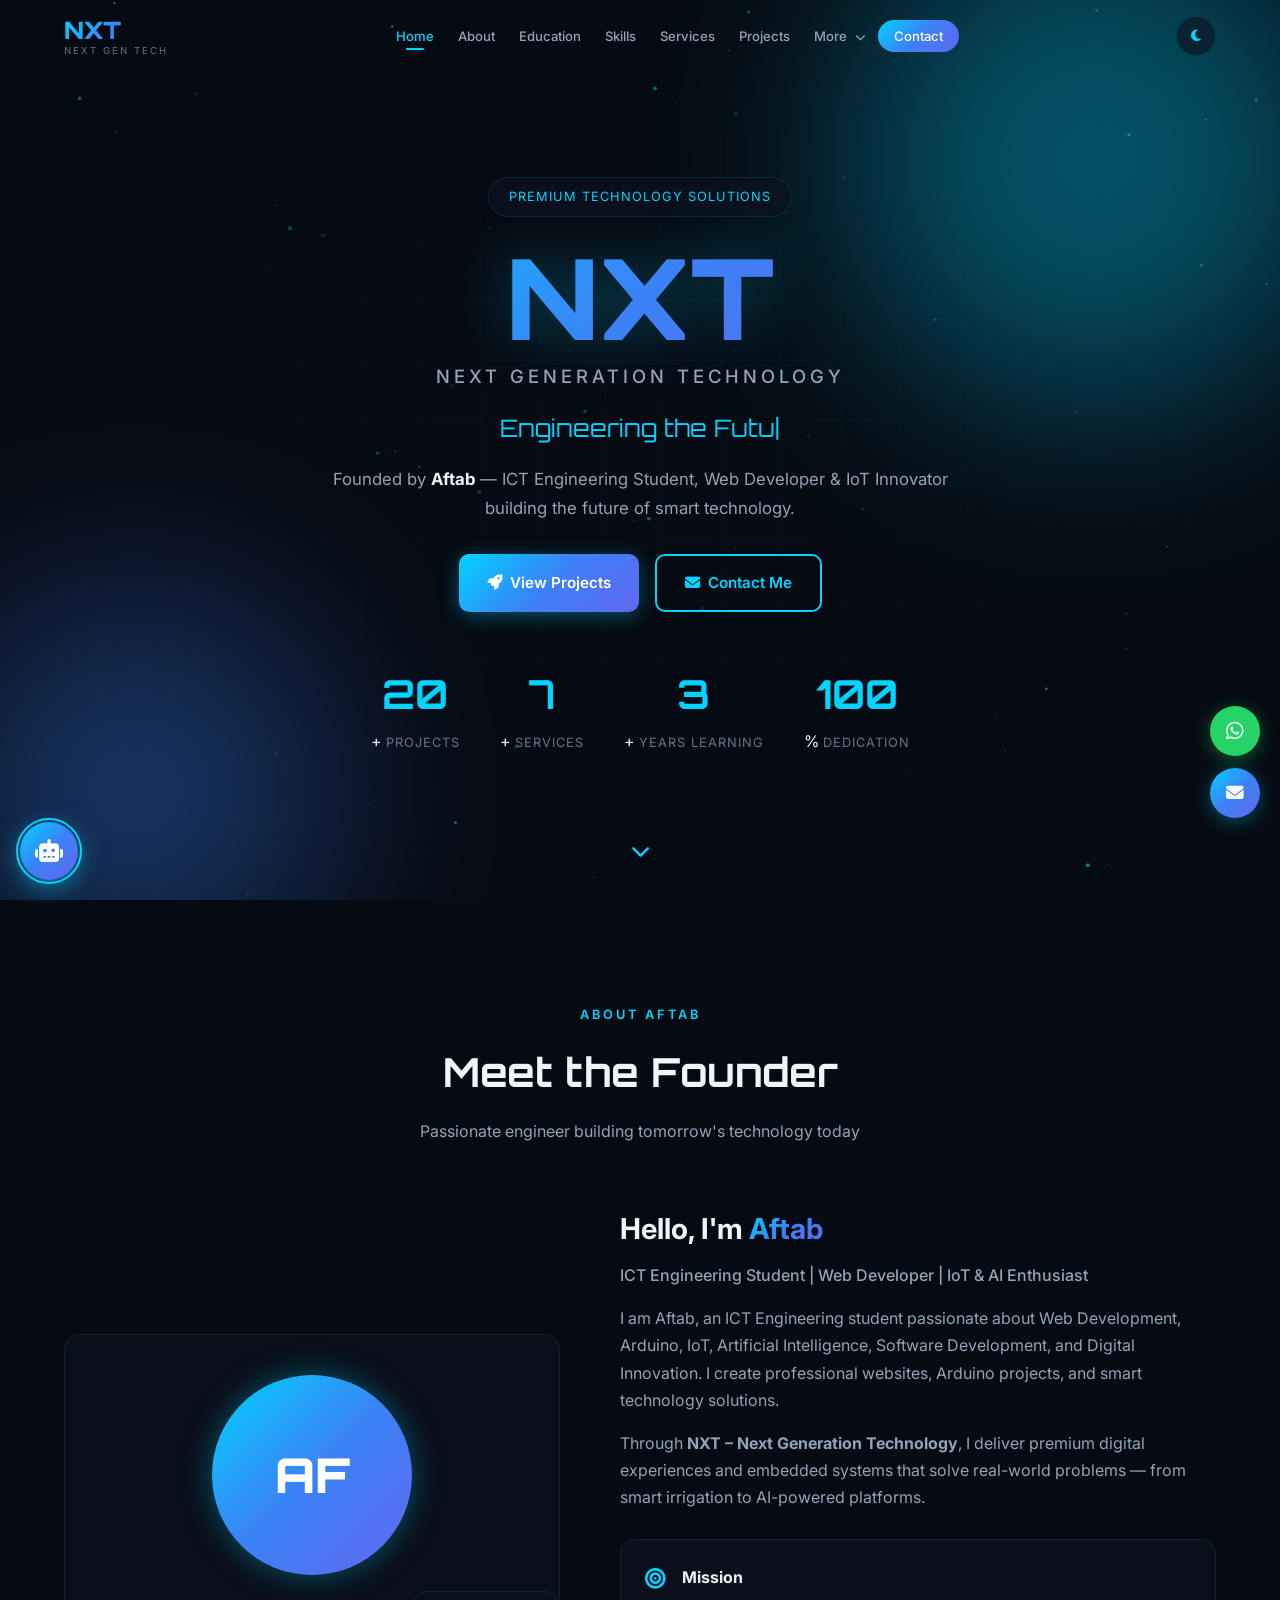
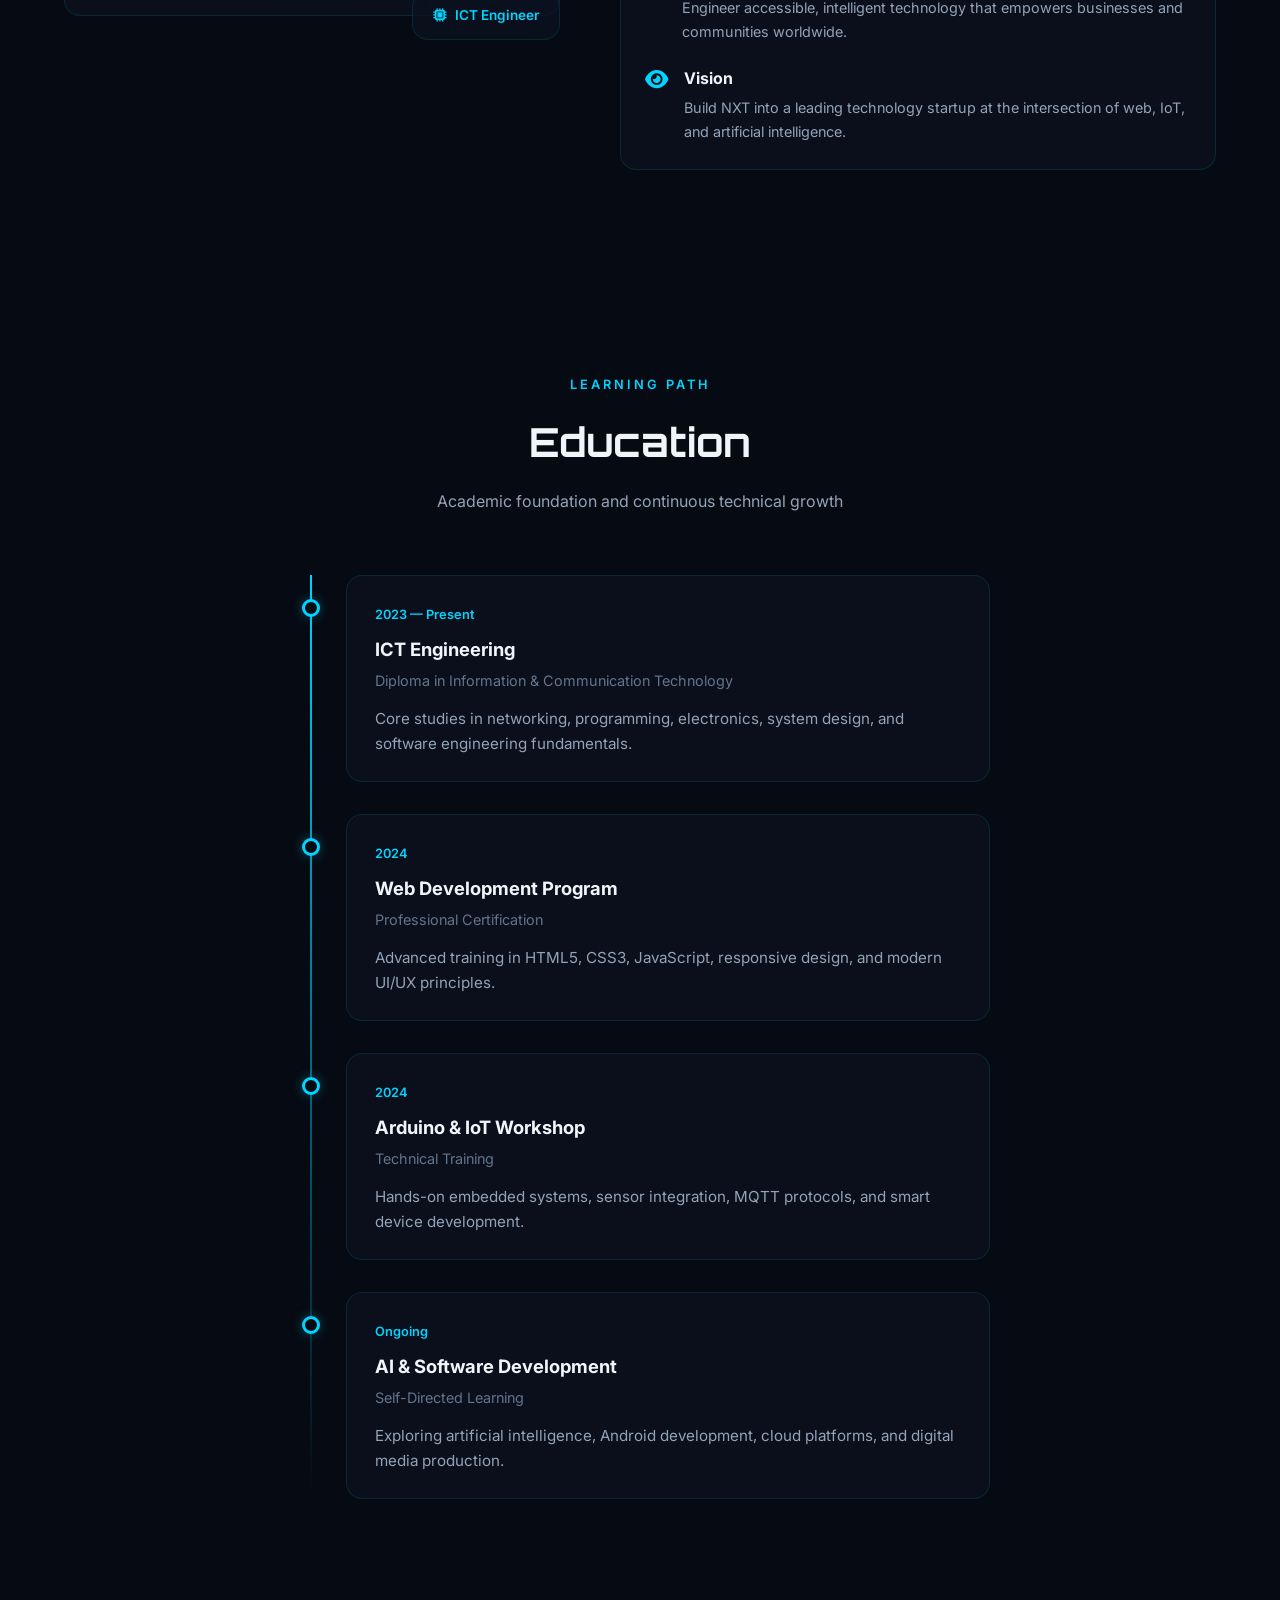
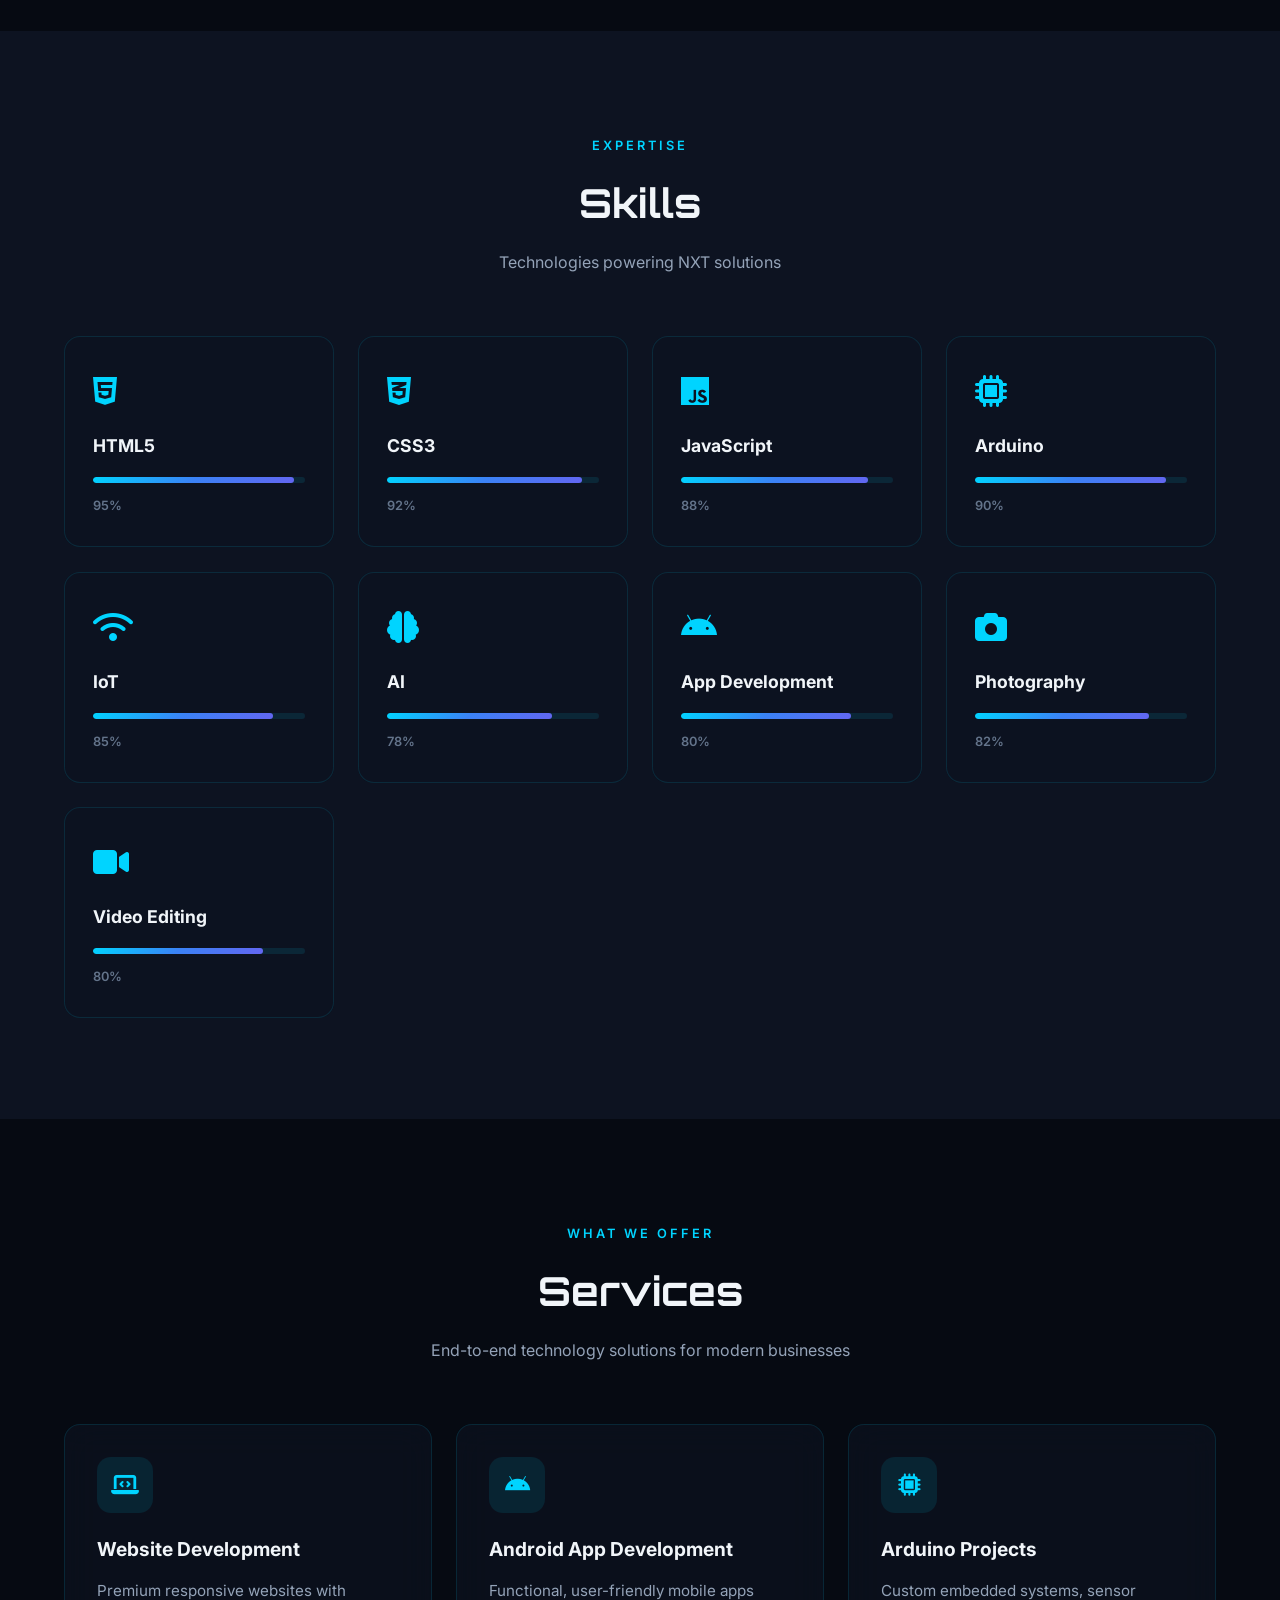
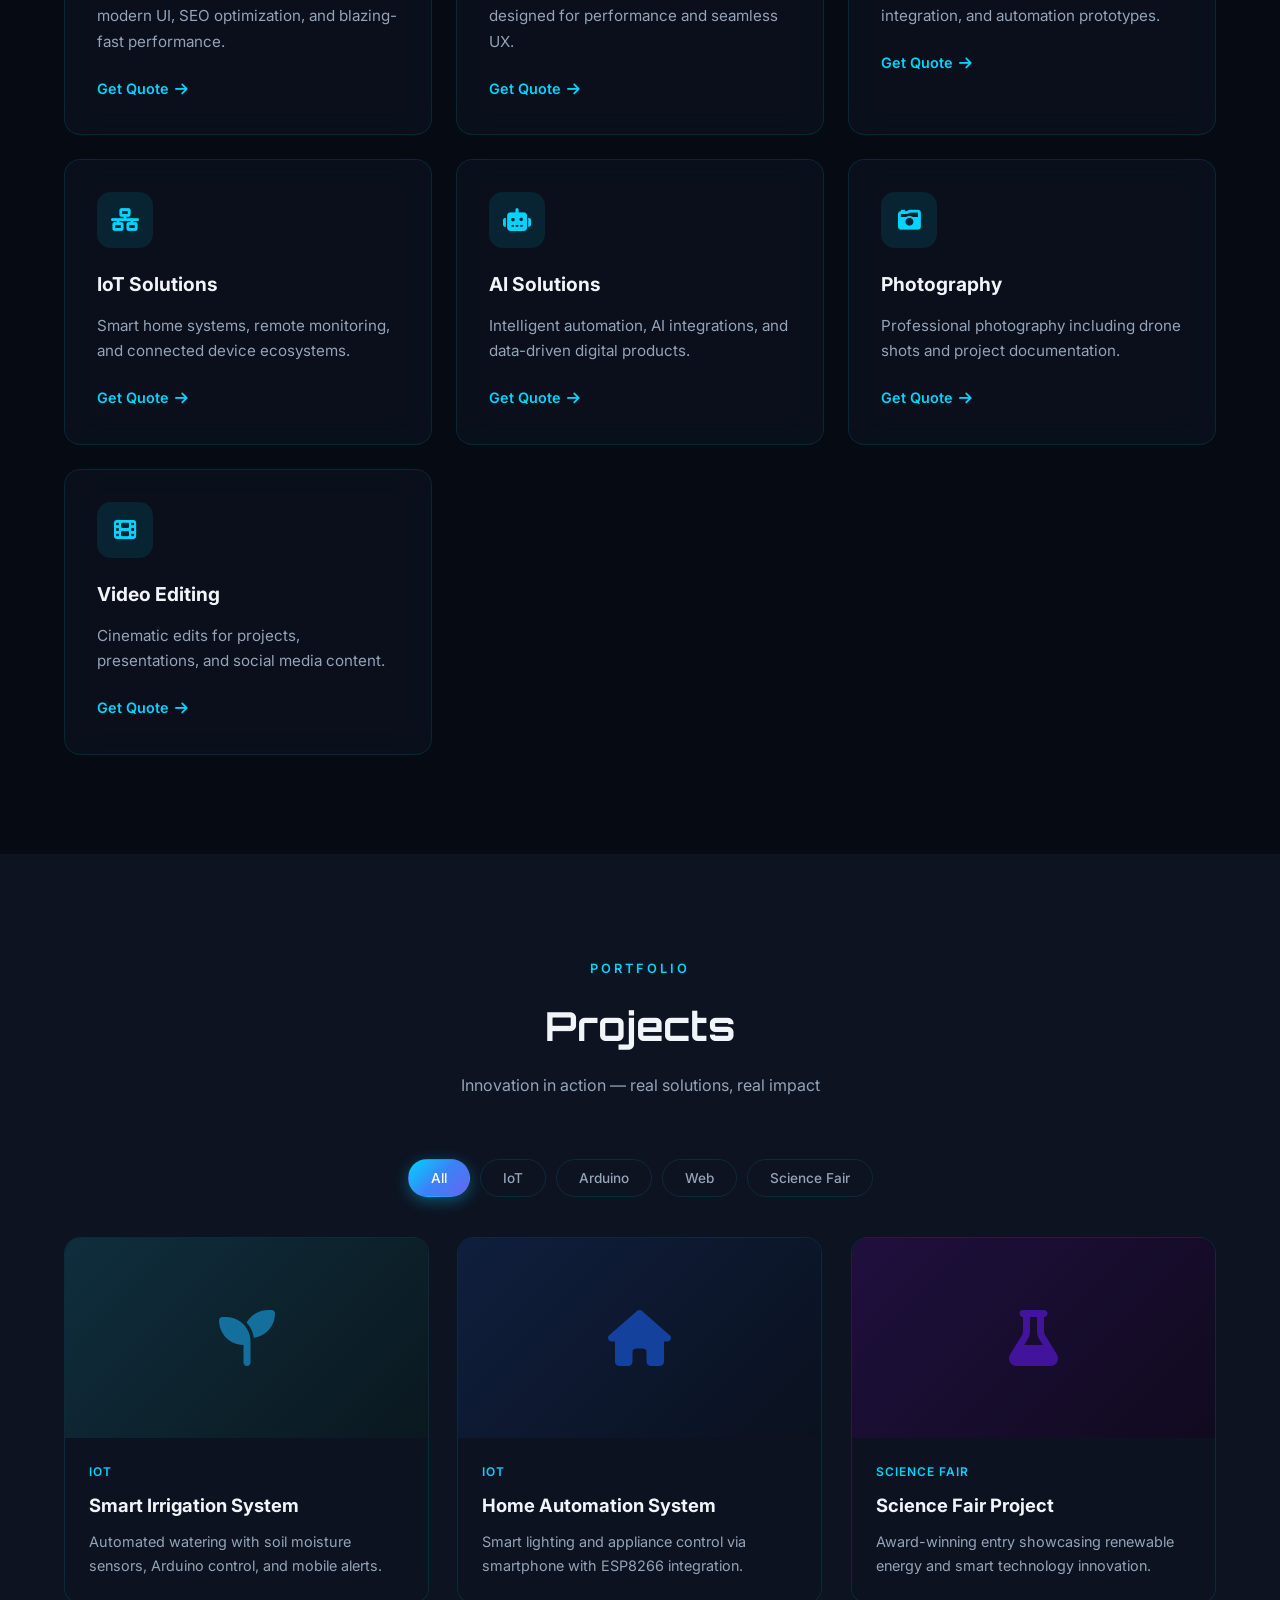
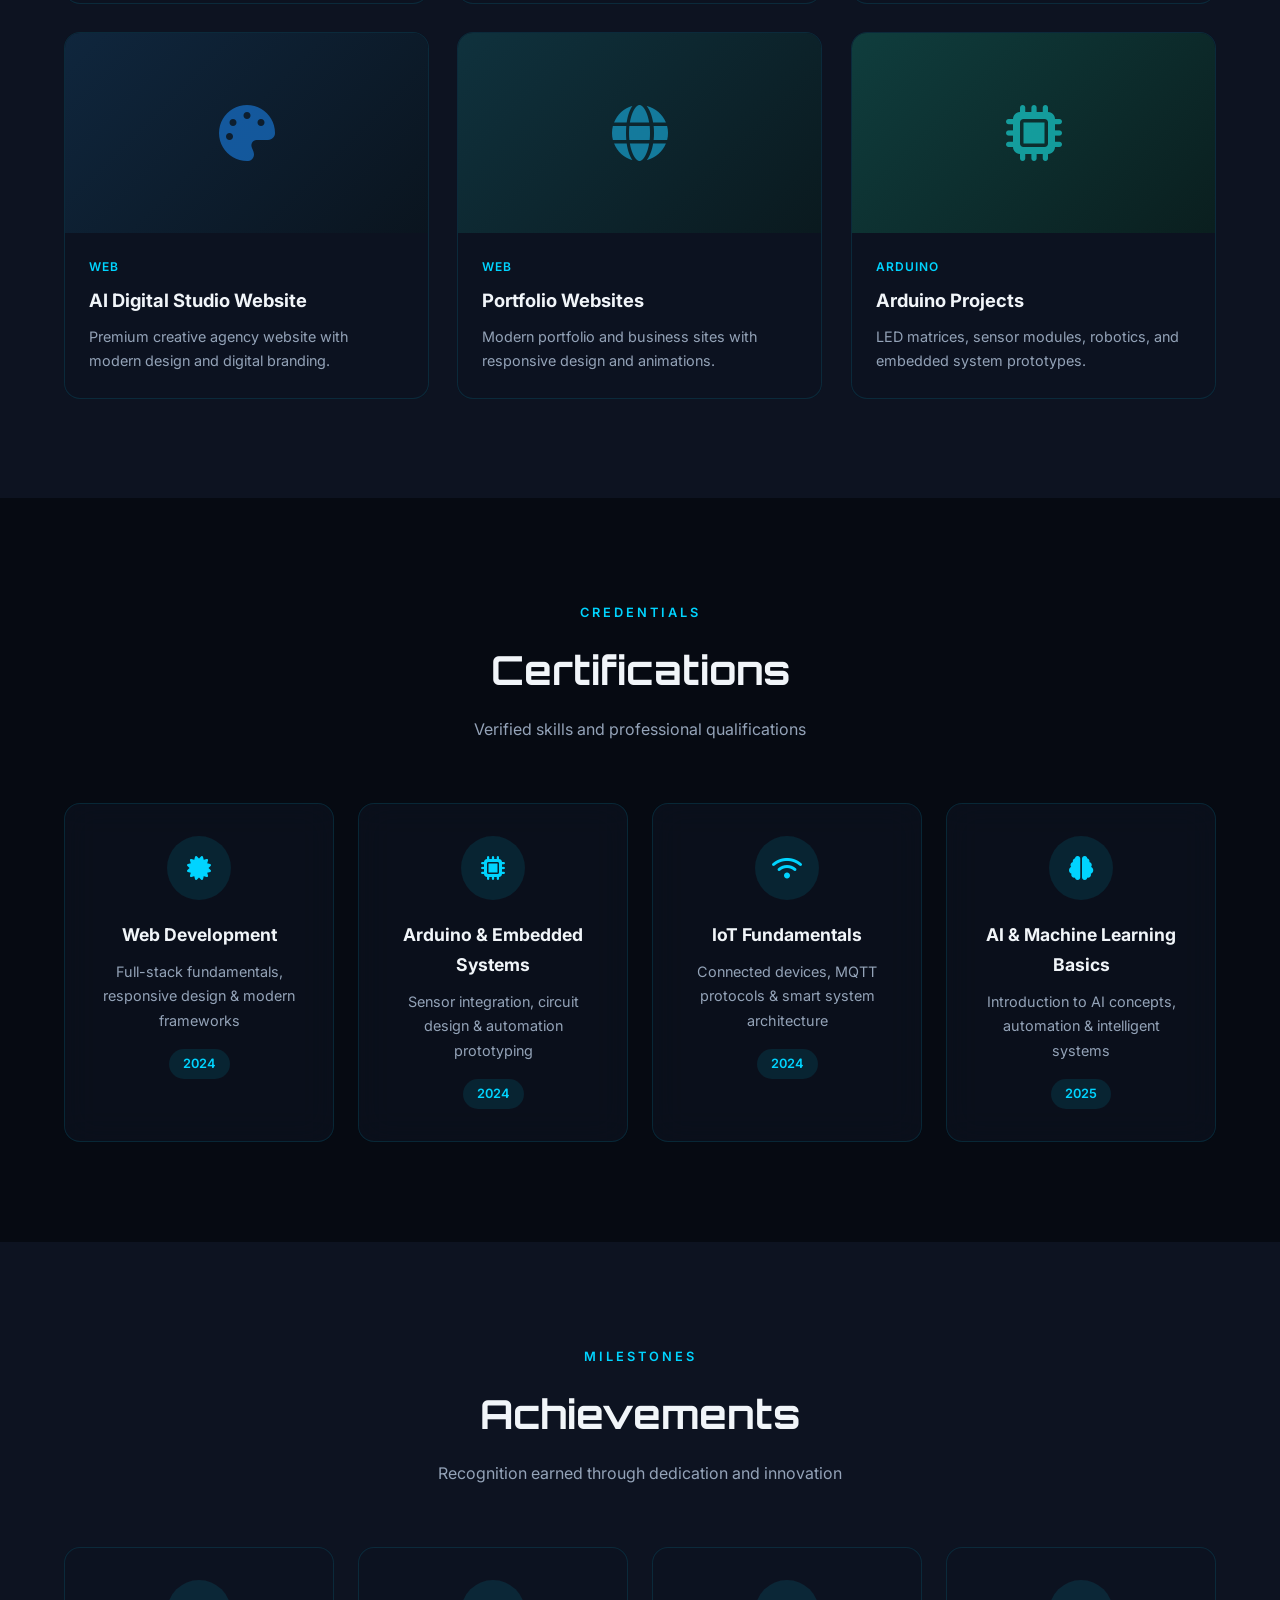
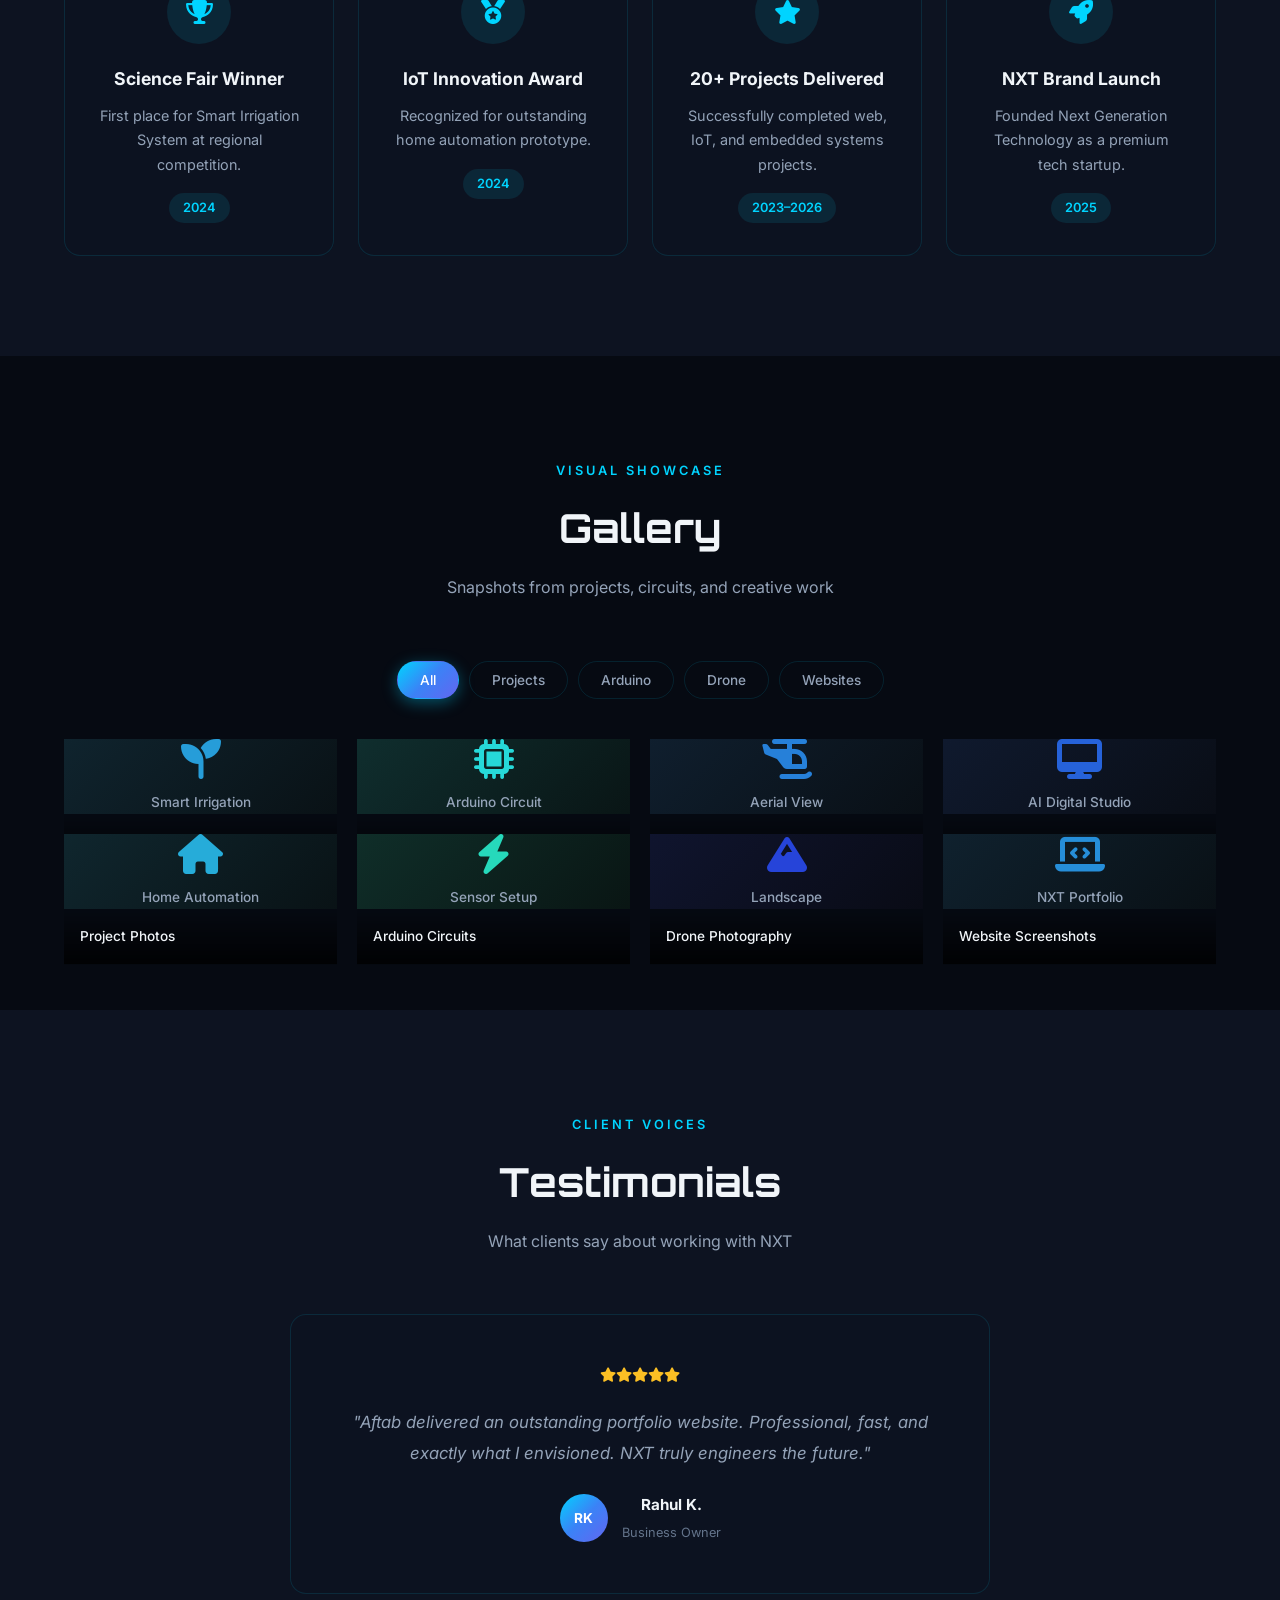
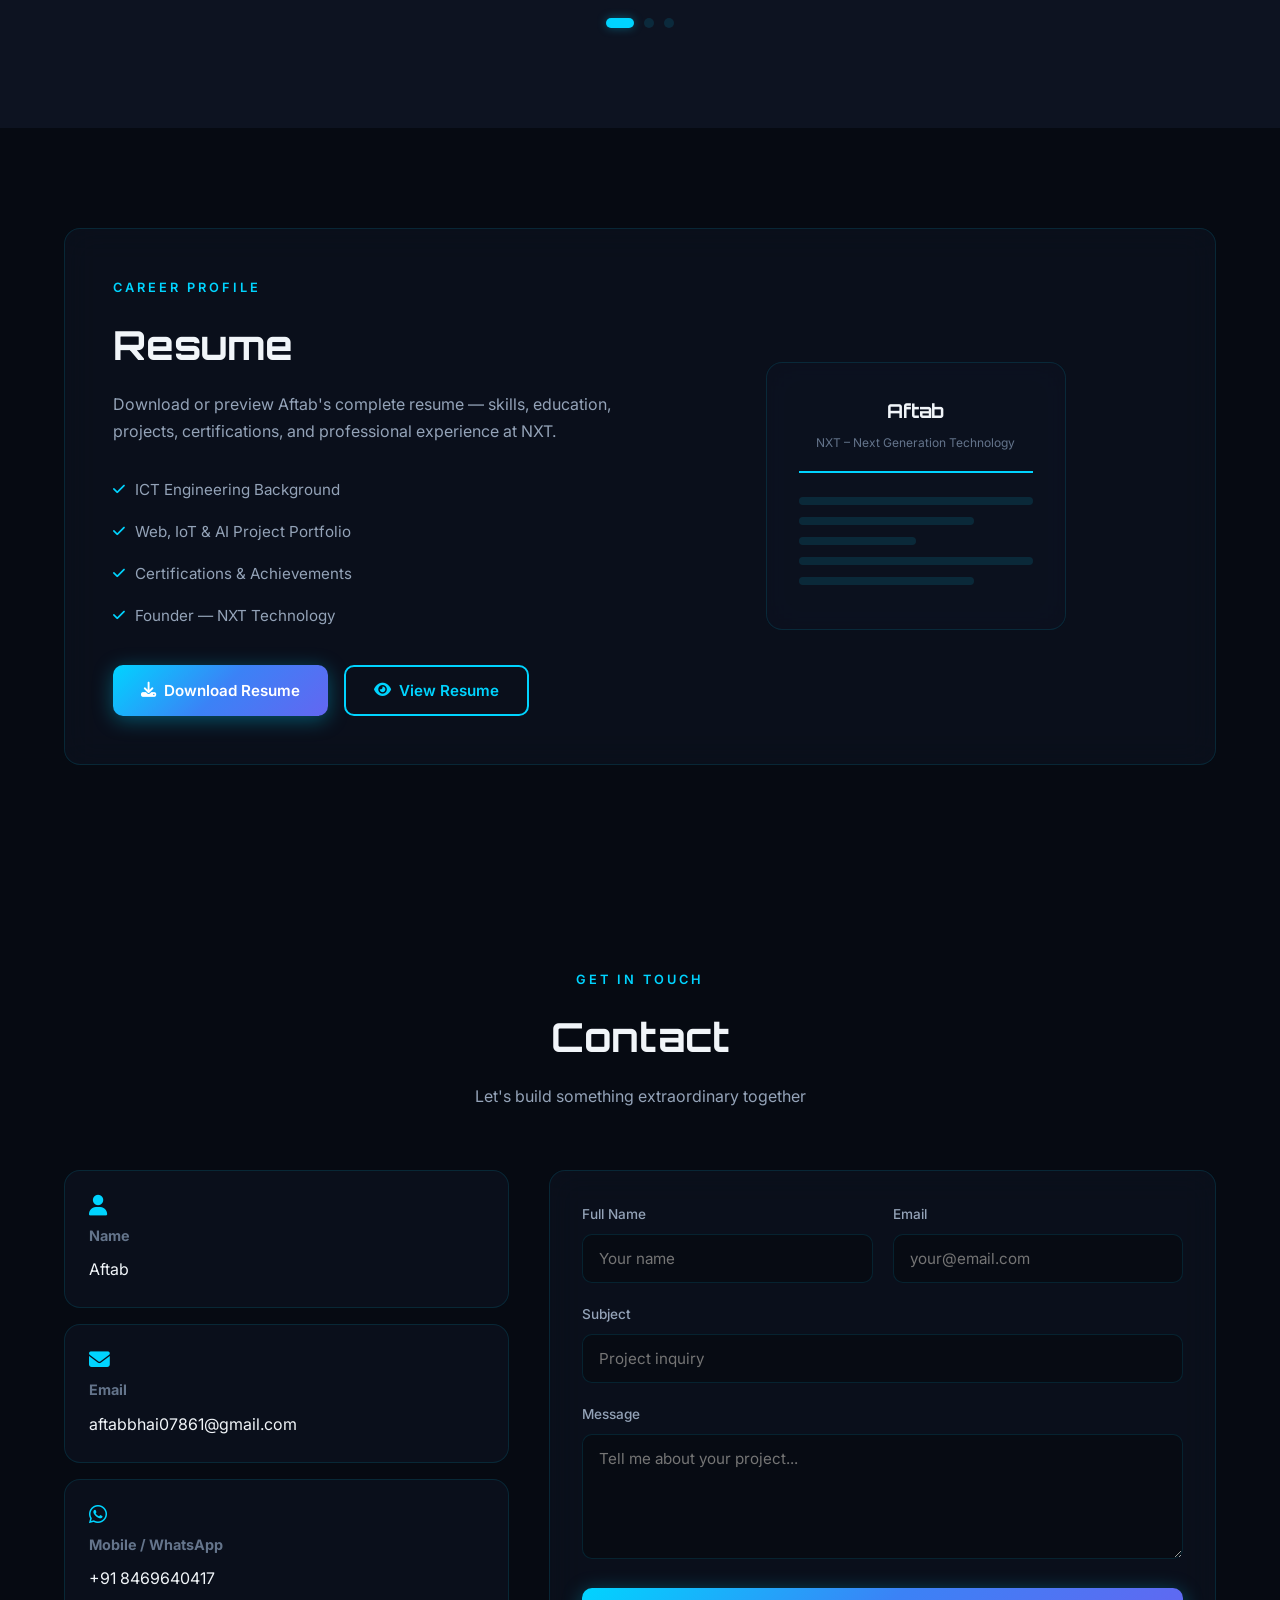
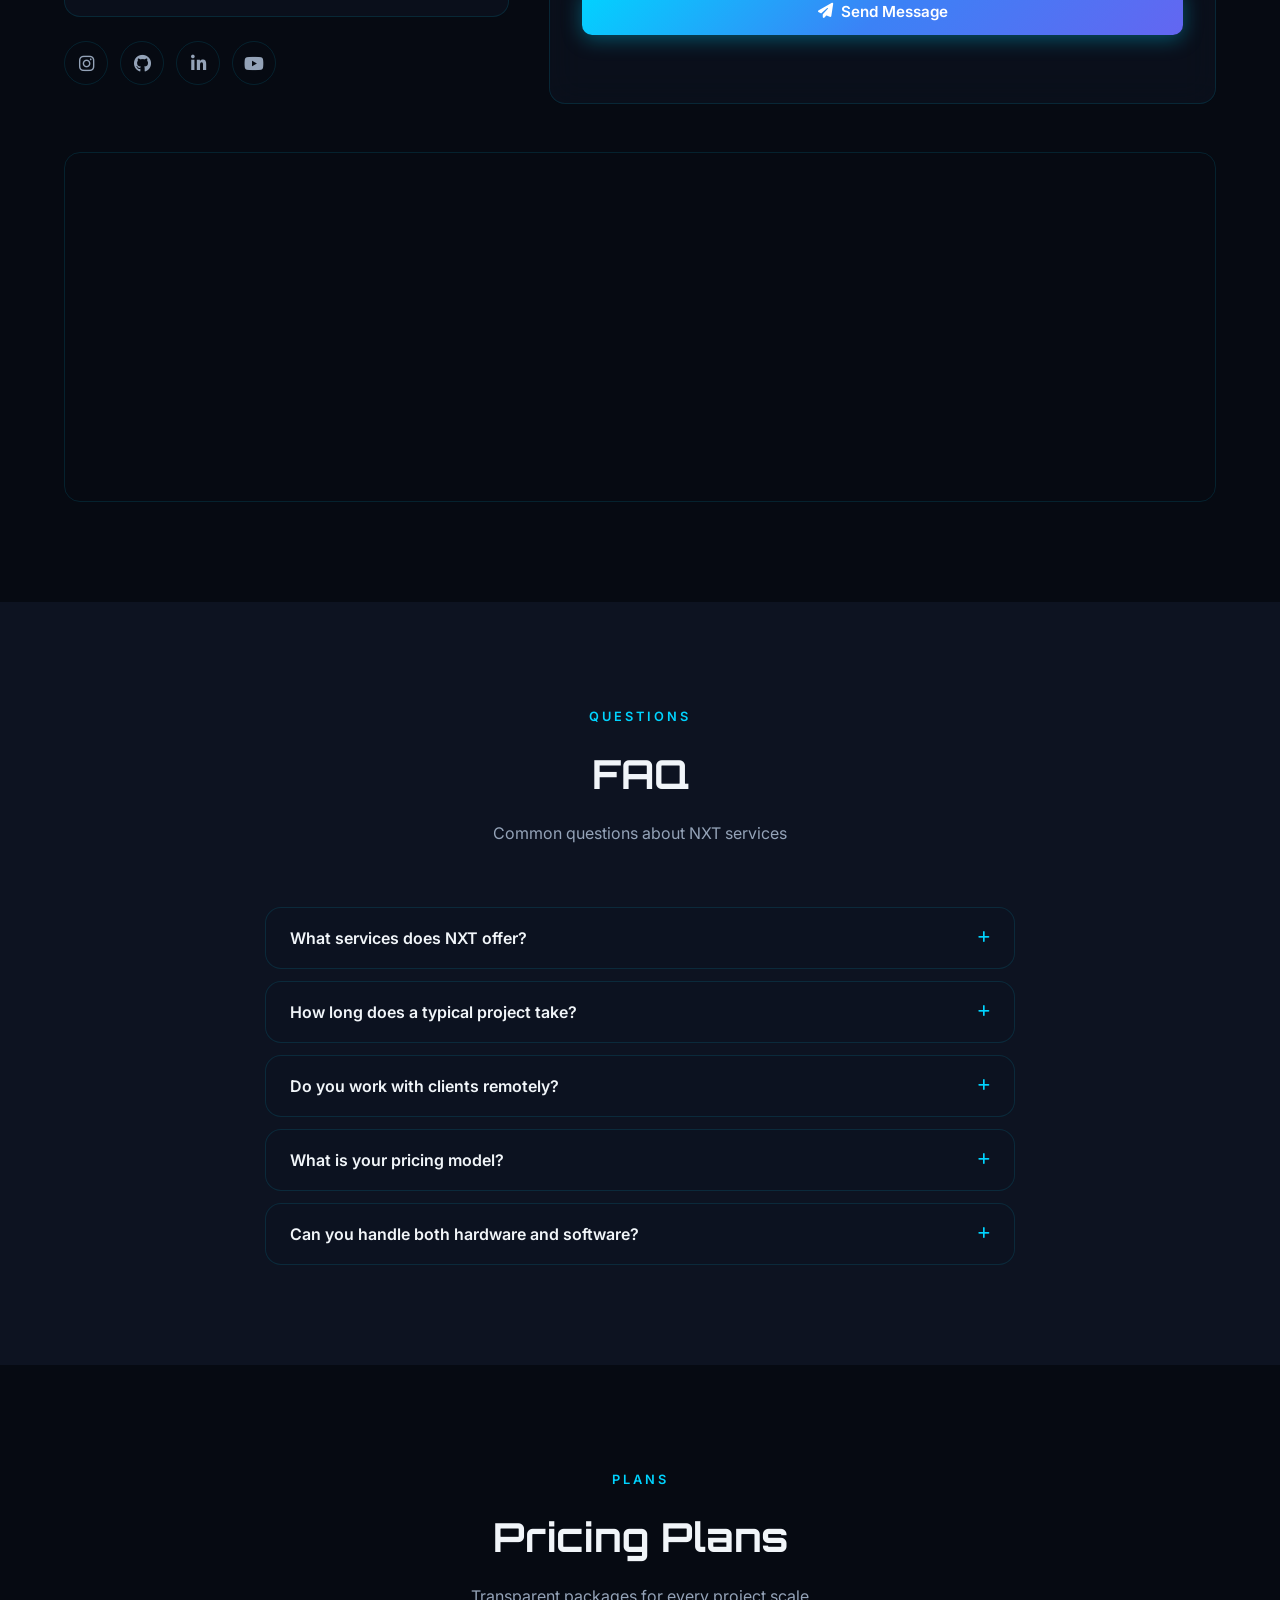
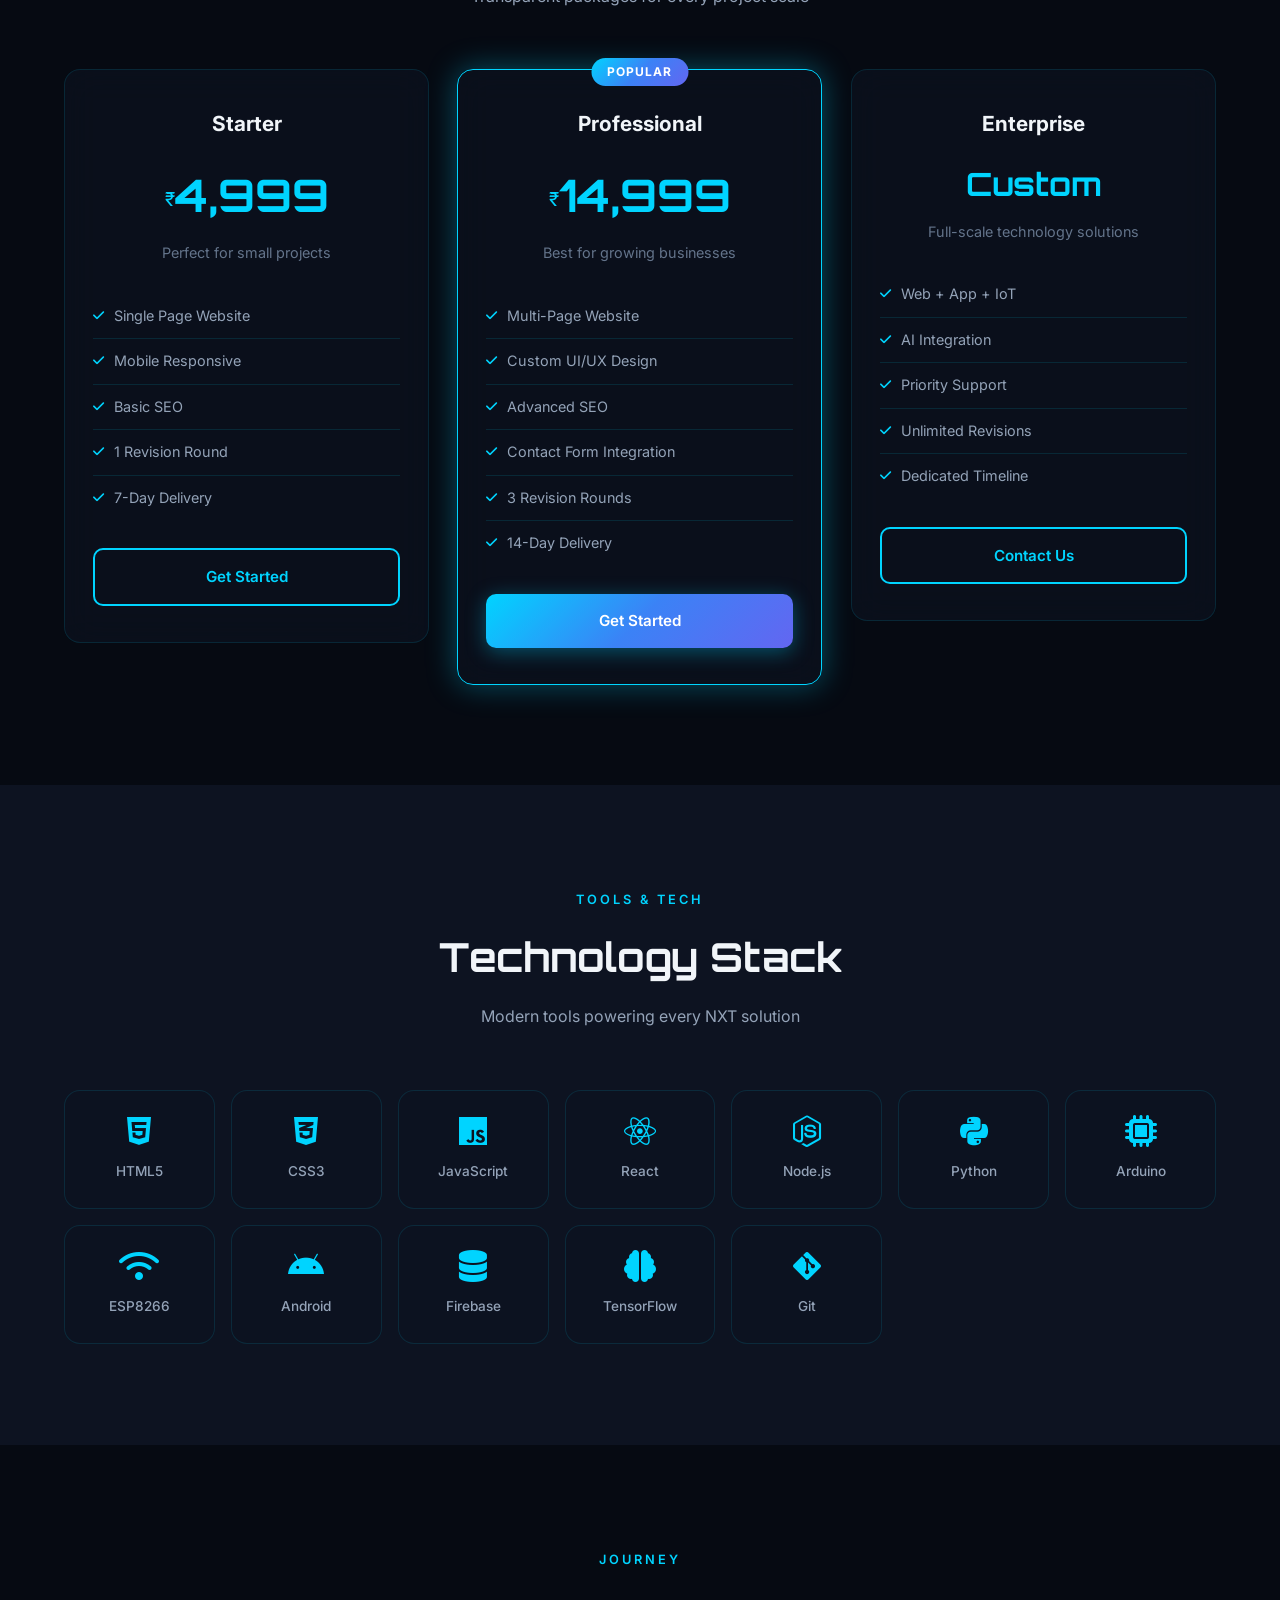
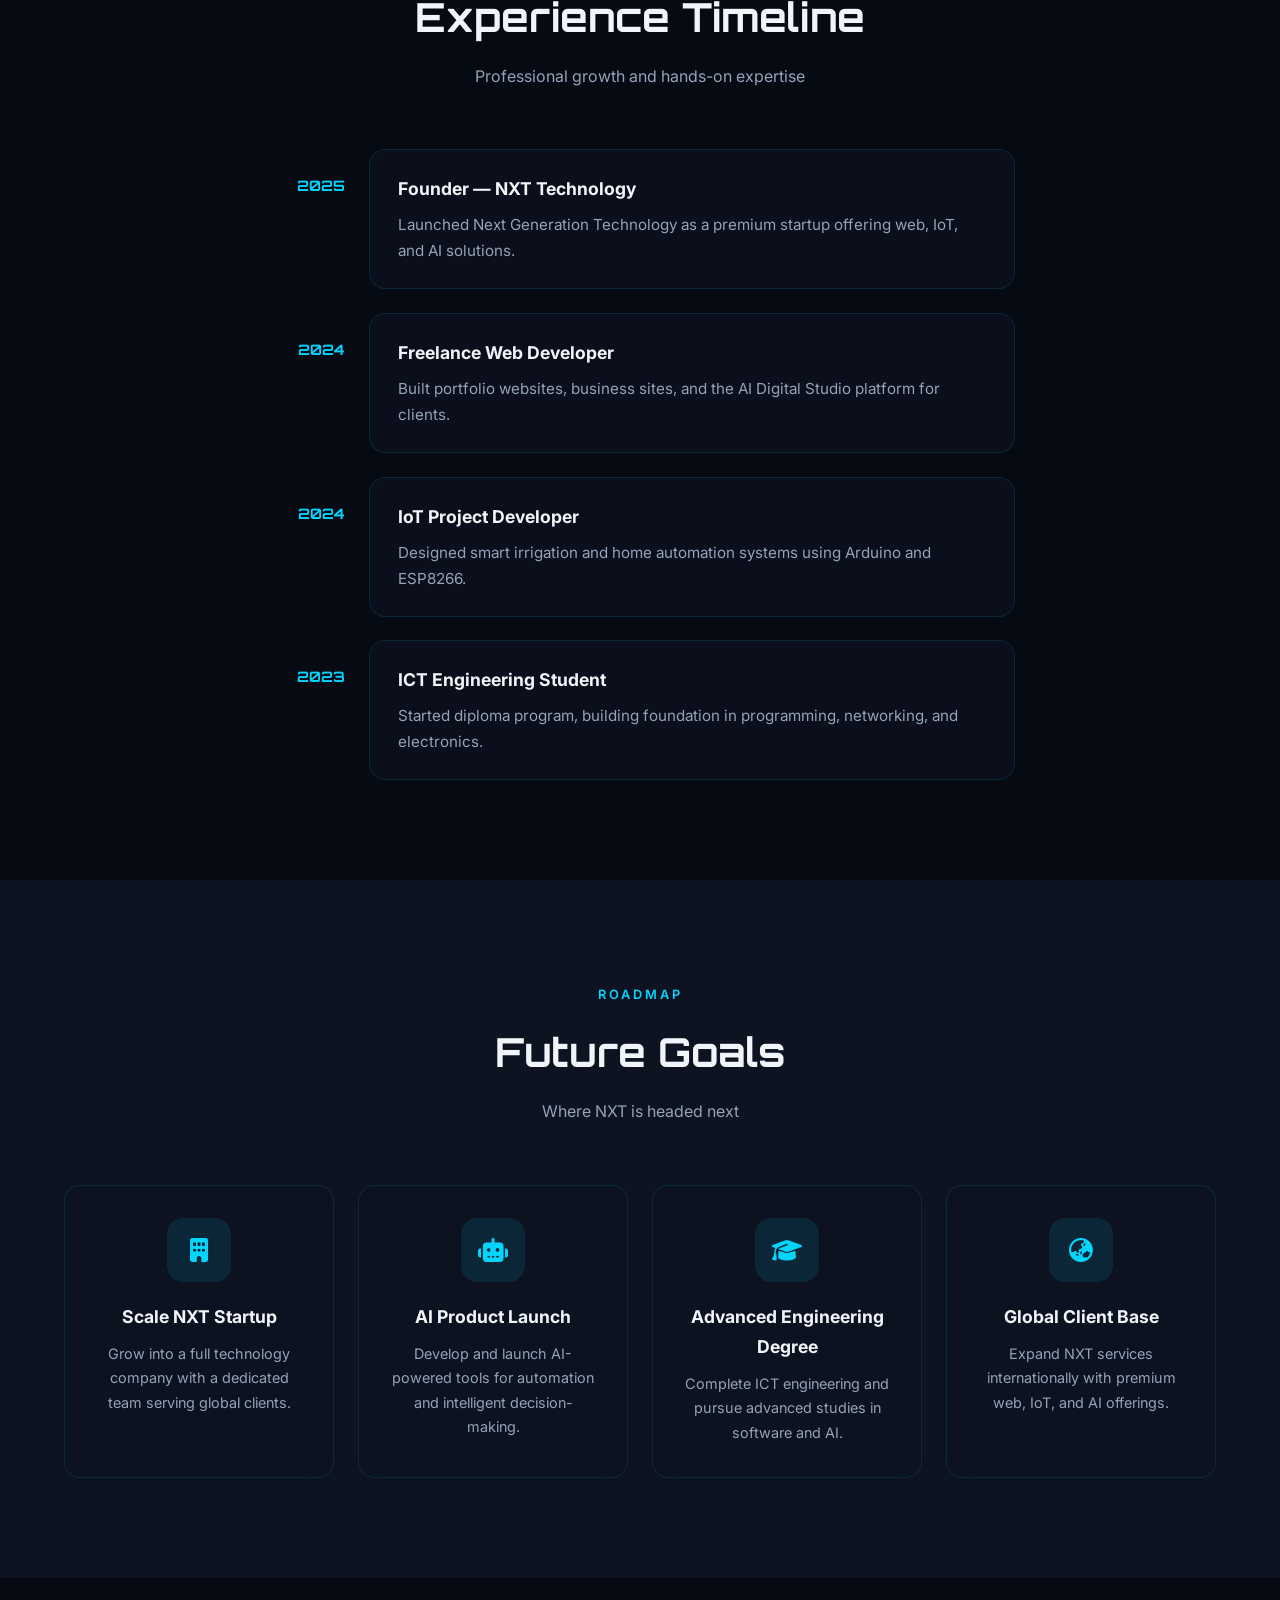
<file: index.html>
<!DOCTYPE html>
<html lang="en">
<head>   
<!-- Google tag (gtag.js) -->
<script async src="https://www.googletagmanager.com/gtag/js?id=G-QMQPTG7Q40"></script>
<script>
  window.dataLayer = window.dataLayer || [];
  function gtag(){dataLayer.push(arguments);}
  gtag('js', new Date());

  gtag('config', 'G-QMQPTG7Q40');
</script>
<!-- End Google Tag Manager -->
 <!-- SEO -->
<link rel="canonical" href="https://nxttechnology.vercel.app/">

<meta property="og:title" content="NXT – Next Generation Technology">
<meta property="og:description" content="Engineering the Future">
<meta property="og:url" content="https://nxttechnology.vercel.app/">

<meta name="twitter:card" content="summary_large_image">

<!-- Sitemap -->
<link rel="sitemap" type="application/xml" title="Sitemap" href="/sitemap.xml">
  <meta name="google-site-verification" content="p4GIAgMLUWrBL-wMyYkseeOfNYcgHZ20r-saSPbP_to" />
  <meta charset="UTF-8">
  <meta name="viewport" content="width=device-width, initial-scale=1.0">
  <meta name="description" content="NXT – Next Generation Technology by Aftab. ICT Engineering student specializing in Web Development, Arduino, IoT, AI & Digital Innovation. Engineering the Future.">
  <meta name="keywords" content="NXT, Next Generation Technology, Aftab, Web Developer, Arduino, IoT, AI, ICT Engineering, AI Digital Studio">
  <meta name="author" content="Aftab">
  <meta name="robots" content="index, follow">
  <meta name="theme-color" content="#00d4ff">
  <meta property="og:title" content="NXT – Next Generation Technology">
  <meta property="og:description" content="Engineering the Future — Premium Web, IoT & AI Solutions">
  <meta property="og:type" content="website">
  <title>NXT – Next Generation Technology | Aftab</title>
  <link rel="manifest" href="manifest.json">
  <link rel="icon" href="data:image/svg+xml,<svg xmlns='http://www.w3.org/2000/svg' viewBox='0 0 100 100'><text y='.9em' font-size='90' fill='%2300d4ff'>N</text></svg>">
  <link rel="preconnect" href="https://fonts.googleapis.com">
  <link rel="preconnect" href="https://fonts.gstatic.com" crossorigin>
  <link href="https://fonts.googleapis.com/css2?family=Inter:wght@300;400;500;600;700&family=Orbitron:wght@500;700;900&display=swap" rel="stylesheet">
  <link rel="stylesheet" href="https://cdnjs.cloudflare.com/ajax/libs/font-awesome/6.5.1/css/all.min.css">
  <link rel="stylesheet" href="style.css">
</head>
<body>

  <!-- Scroll Progress -->
  <div class="scroll-progress" id="scroll-progress" aria-hidden="true"></div>

  <!-- Splash / Loading Screen -->
  <div id="loader" class="loader" aria-hidden="true">
    <div class="loader-ring"></div>
    <div class="loader-content">
      <div class="loader-logo-wrap">
        <div class="loader-logo">NXT</div>
        <div class="loader-logo-glow"></div>
      </div>
      <p class="loader-brand">NXT – Next Generation Technology</p>
      <div class="loader-bar"><div class="loader-progress" id="loader-progress"></div></div>
      <p class="loader-percent" id="loader-percent">0%</p>
      <p class="loader-text">Engineering the Future...</p>
    </div>
  </div>

  <!-- Navigation -->
  <header class="header" id="header">
    <nav class="nav container" aria-label="Main navigation">
      <a href="#home" class="nav-logo">
        <span class="logo-text">NXT</span>
        <span class="logo-sub">Next Gen Tech</span>
      </a>

      <ul class="nav-menu" id="nav-menu">
        <li><a href="#home" class="nav-link active">Home</a></li>
        <li><a href="#about" class="nav-link">About</a></li>
        <li><a href="#education" class="nav-link">Education</a></li>
        <li><a href="#skills" class="nav-link">Skills</a></li>
        <li><a href="#services" class="nav-link">Services</a></li>
        <li><a href="#projects" class="nav-link">Projects</a></li>
        <li class="nav-dropdown">
          <button class="nav-link nav-dropdown-btn" aria-expanded="false">More <i class="fas fa-chevron-down"></i></button>
          <ul class="nav-dropdown-menu">
            <li><a href="#certifications" class="nav-link">Certifications</a></li>
            <li><a href="#achievements" class="nav-link">Achievements</a></li>
            <li><a href="#gallery" class="nav-link">Gallery</a></li>
            <li><a href="#testimonials" class="nav-link">Testimonials</a></li>
            <li><a href="#resume" class="nav-link">Resume</a></li>
            <li><a href="#faq" class="nav-link">FAQ</a></li>
            <li><a href="#pricing" class="nav-link">Pricing</a></li>
            <li><a href="#tech-stack" class="nav-link">Tech Stack</a></li>
            <li><a href="#experience" class="nav-link">Experience</a></li>
            <li><a href="#goals" class="nav-link">Future Goals</a></li>
            <li><a href="#blog" class="nav-link">Blog</a></li>
            <li><a href="#inquiry" class="nav-link">Inquiry</a></li>
          </ul>
        </li>
        <li><a href="#contact" class="nav-link nav-cta">Contact</a></li>
      </ul>

      <div class="nav-actions">
        <button class="theme-toggle" id="theme-toggle" aria-label="Toggle dark/light mode">
          <i class="fas fa-moon"></i>
        </button>
        <button class="nav-toggle" id="nav-toggle" aria-label="Toggle menu" aria-expanded="false">
          <span></span><span></span><span></span>
        </button>
      </div>
    </nav>
  </header>

  <main>

    <!-- 1. Home -->
    <section class="hero" id="home">
      <div class="hero-bg">
        <div class="hero-grid"></div>
        <div class="hero-glow hero-glow-1"></div>
        <div class="hero-glow hero-glow-2"></div>
        <canvas id="particle-canvas" aria-hidden="true"></canvas>
      </div>
      <div class="container hero-content">
        <div class="hero-badge reveal">Premium Technology Solutions</div>
        <h1 class="hero-title reveal">
          <span class="hero-logo">NXT</span>
          <span class="hero-brand">Next Generation Technology</span>
        </h1>
        <p class="hero-tagline reveal">
          <span id="typing-text"></span><span class="typing-cursor">|</span>
        </p>
        <p class="hero-desc reveal">
          Founded by <strong>Aftab</strong> — ICT Engineering Student, Web Developer &amp; IoT Innovator building the future of smart technology.
        </p>
        <div class="hero-cta reveal">
          <a href="#projects" class="btn btn-primary"><i class="fas fa-rocket"></i> View Projects</a>
          <a href="#contact" class="btn btn-outline"><i class="fas fa-envelope"></i> Contact Me</a>
        </div>
        <div class="hero-stats reveal">
          <div class="stat-item">
            <span class="stat-number" data-target="20">0</span>+
            <span class="stat-label">Projects</span>
          </div>
          <div class="stat-item">
            <span class="stat-number" data-target="7">0</span>+
            <span class="stat-label">Services</span>
          </div>
          <div class="stat-item">
            <span class="stat-number" data-target="3">0</span>+
            <span class="stat-label">Years Learning</span>
          </div>
          <div class="stat-item">
            <span class="stat-number" data-target="100">0</span>%
            <span class="stat-label">Dedication</span>
          </div>
        </div>
      </div>
      <a href="#about" class="hero-scroll" aria-label="Scroll down"><i class="fas fa-chevron-down"></i></a>
    </section>

    <!-- 2. About Aftab -->
    <section class="section about" id="about">
      <div class="container">
        <div class="section-header reveal">
          <span class="section-tag">About Aftab</span>
          <h2 class="section-title">Meet the Founder</h2>
          <p class="section-subtitle">Passionate engineer building tomorrow's technology today</p>
        </div>
        <div class="about-grid">
          <div class="about-image reveal">
            <div class="about-img-wrapper glass">
              <div class="about-avatar"><span>AF</span></div>
            </div>
            <div class="about-float-card glass">
              <i class="fas fa-microchip"></i><span>ICT Engineer</span>
            </div>
          </div>
          <div class="about-content reveal">
            <h3>Hello, I'm <span class="text-gradient">Aftab</span></h3>
            <p class="about-role">ICT Engineering Student | Web Developer | IoT &amp; AI Enthusiast</p>
            <p>I am Aftab, an ICT Engineering student passionate about Web Development, Arduino, IoT, Artificial Intelligence, Software Development, and Digital Innovation. I create professional websites, Arduino projects, and smart technology solutions.</p>
            <p>Through <strong>NXT – Next Generation Technology</strong>, I deliver premium digital experiences and embedded systems that solve real-world problems — from smart irrigation to AI-powered platforms.</p>
            <div class="about-mission glass">
              <div class="mission-item">
                <i class="fas fa-bullseye"></i>
                <div>
                  <h4>Mission</h4>
                  <p>Engineer accessible, intelligent technology that empowers businesses and communities worldwide.</p>
                </div>
              </div>
              <div class="mission-item">
                <i class="fas fa-eye"></i>
                <div>
                  <h4>Vision</h4>
                  <p>Build NXT into a leading technology startup at the intersection of web, IoT, and artificial intelligence.</p>
                </div>
              </div>
            </div>
          </div>
        </div>
      </div>
    </section>

    <!-- 3. Education -->
    <section class="section education" id="education">
      <div class="container">
        <div class="section-header reveal">
          <span class="section-tag">Learning Path</span>
          <h2 class="section-title">Education</h2>
          <p class="section-subtitle">Academic foundation and continuous technical growth</p>
        </div>
        <div class="timeline">
          <div class="timeline-item reveal">
            <div class="timeline-dot"></div>
            <div class="timeline-content glass">
              <span class="timeline-date">2023 — Present</span>
              <h3>ICT Engineering</h3>
              <p class="timeline-org">Diploma in Information &amp; Communication Technology</p>
              <p>Core studies in networking, programming, electronics, system design, and software engineering fundamentals.</p>
            </div>
          </div>
          <div class="timeline-item reveal">
            <div class="timeline-dot"></div>
            <div class="timeline-content glass">
              <span class="timeline-date">2024</span>
              <h3>Web Development Program</h3>
              <p class="timeline-org">Professional Certification</p>
              <p>Advanced training in HTML5, CSS3, JavaScript, responsive design, and modern UI/UX principles.</p>
            </div>
          </div>
          <div class="timeline-item reveal">
            <div class="timeline-dot"></div>
            <div class="timeline-content glass">
              <span class="timeline-date">2024</span>
              <h3>Arduino &amp; IoT Workshop</h3>
              <p class="timeline-org">Technical Training</p>
              <p>Hands-on embedded systems, sensor integration, MQTT protocols, and smart device development.</p>
            </div>
          </div>
          <div class="timeline-item reveal">
            <div class="timeline-dot"></div>
            <div class="timeline-content glass">
              <span class="timeline-date">Ongoing</span>
              <h3>AI &amp; Software Development</h3>
              <p class="timeline-org">Self-Directed Learning</p>
              <p>Exploring artificial intelligence, Android development, cloud platforms, and digital media production.</p>
            </div>
          </div>
        </div>
      </div>
    </section>

    <!-- 4. Skills -->
    <section class="section skills" id="skills">
      <div class="container">
        <div class="section-header reveal">
          <span class="section-tag">Expertise</span>
          <h2 class="section-title">Skills</h2>
          <p class="section-subtitle">Technologies powering NXT solutions</p>
        </div>
        <div class="skills-grid">
          <div class="skill-card glass reveal"><div class="skill-icon"><i class="fab fa-html5"></i></div><h3>HTML5</h3><div class="skill-bar"><div class="skill-progress" data-progress="95"></div></div><span class="skill-percent">95%</span></div>
          <div class="skill-card glass reveal"><div class="skill-icon"><i class="fab fa-css3-alt"></i></div><h3>CSS3</h3><div class="skill-bar"><div class="skill-progress" data-progress="92"></div></div><span class="skill-percent">92%</span></div>
          <div class="skill-card glass reveal"><div class="skill-icon"><i class="fab fa-js"></i></div><h3>JavaScript</h3><div class="skill-bar"><div class="skill-progress" data-progress="88"></div></div><span class="skill-percent">88%</span></div>
          <div class="skill-card glass reveal"><div class="skill-icon"><i class="fas fa-microchip"></i></div><h3>Arduino</h3><div class="skill-bar"><div class="skill-progress" data-progress="90"></div></div><span class="skill-percent">90%</span></div>
          <div class="skill-card glass reveal"><div class="skill-icon"><i class="fas fa-wifi"></i></div><h3>IoT</h3><div class="skill-bar"><div class="skill-progress" data-progress="85"></div></div><span class="skill-percent">85%</span></div>
          <div class="skill-card glass reveal"><div class="skill-icon"><i class="fas fa-brain"></i></div><h3>AI</h3><div class="skill-bar"><div class="skill-progress" data-progress="78"></div></div><span class="skill-percent">78%</span></div>
          <div class="skill-card glass reveal"><div class="skill-icon"><i class="fab fa-android"></i></div><h3>App Development</h3><div class="skill-bar"><div class="skill-progress" data-progress="80"></div></div><span class="skill-percent">80%</span></div>
          <div class="skill-card glass reveal"><div class="skill-icon"><i class="fas fa-camera"></i></div><h3>Photography</h3><div class="skill-bar"><div class="skill-progress" data-progress="82"></div></div><span class="skill-percent">82%</span></div>
          <div class="skill-card glass reveal"><div class="skill-icon"><i class="fas fa-video"></i></div><h3>Video Editing</h3><div class="skill-bar"><div class="skill-progress" data-progress="80"></div></div><span class="skill-percent">80%</span></div>
        </div>
      </div>
    </section>

    <!-- 5. Services -->
    <section class="section services" id="services">
      <div class="container">
        <div class="section-header reveal">
          <span class="section-tag">What We Offer</span>
          <h2 class="section-title">Services</h2>
          <p class="section-subtitle">End-to-end technology solutions for modern businesses</p>
        </div>
        <div class="services-grid">
          <article class="service-card glass reveal"><div class="service-icon"><i class="fas fa-laptop-code"></i></div><h3>Website Development</h3><p>Premium responsive websites with modern UI, SEO optimization, and blazing-fast performance.</p><a href="#inquiry" class="service-link">Get Quote <i class="fas fa-arrow-right"></i></a></article>
          <article class="service-card glass reveal"><div class="service-icon"><i class="fab fa-android"></i></div><h3>Android App Development</h3><p>Functional, user-friendly mobile apps designed for performance and seamless UX.</p><a href="#inquiry" class="service-link">Get Quote <i class="fas fa-arrow-right"></i></a></article>
          <article class="service-card glass reveal"><div class="service-icon"><i class="fas fa-microchip"></i></div><h3>Arduino Projects</h3><p>Custom embedded systems, sensor integration, and automation prototypes.</p><a href="#inquiry" class="service-link">Get Quote <i class="fas fa-arrow-right"></i></a></article>
          <article class="service-card glass reveal"><div class="service-icon"><i class="fas fa-network-wired"></i></div><h3>IoT Solutions</h3><p>Smart home systems, remote monitoring, and connected device ecosystems.</p><a href="#inquiry" class="service-link">Get Quote <i class="fas fa-arrow-right"></i></a></article>
          <article class="service-card glass reveal"><div class="service-icon"><i class="fas fa-robot"></i></div><h3>AI Solutions</h3><p>Intelligent automation, AI integrations, and data-driven digital products.</p><a href="#inquiry" class="service-link">Get Quote <i class="fas fa-arrow-right"></i></a></article>
          <article class="service-card glass reveal"><div class="service-icon"><i class="fas fa-camera-retro"></i></div><h3>Photography</h3><p>Professional photography including drone shots and project documentation.</p><a href="#inquiry" class="service-link">Get Quote <i class="fas fa-arrow-right"></i></a></article>
          <article class="service-card glass reveal"><div class="service-icon"><i class="fas fa-film"></i></div><h3>Video Editing</h3><p>Cinematic edits for projects, presentations, and social media content.</p><a href="#inquiry" class="service-link">Get Quote <i class="fas fa-arrow-right"></i></a></article>
        </div>
      </div>
    </section>

    <!-- 6. Projects -->
    <section class="section projects" id="projects">
      <div class="container">
        <div class="section-header reveal">
          <span class="section-tag">Portfolio</span>
          <h2 class="section-title">Projects</h2>
          <p class="section-subtitle">Innovation in action — real solutions, real impact</p>
        </div>
        <div class="project-filters reveal">
          <button class="filter-btn active" data-filter="all">All</button>
          <button class="filter-btn" data-filter="iot">IoT</button>
          <button class="filter-btn" data-filter="arduino">Arduino</button>
          <button class="filter-btn" data-filter="web">Web</button>
          <button class="filter-btn" data-filter="science">Science Fair</button>
        </div>
        <div class="projects-grid">
          <article class="project-card glass reveal" data-category="iot">
            <div class="project-img" style="--project-hue:200"><i class="fas fa-seedling project-placeholder-icon"></i><div class="project-overlay"><a href="#contact" class="project-btn"><i class="fas fa-external-link-alt"></i></a></div></div>
            <div class="project-info"><span class="project-tag">IoT</span><h3>Smart Irrigation System</h3><p>Automated watering with soil moisture sensors, Arduino control, and mobile alerts.</p></div>
          </article>
          <article class="project-card glass reveal" data-category="iot">
            <div class="project-img" style="--project-hue:220"><i class="fas fa-home project-placeholder-icon"></i><div class="project-overlay"><a href="#contact" class="project-btn"><i class="fas fa-external-link-alt"></i></a></div></div>
            <div class="project-info"><span class="project-tag">IoT</span><h3>Home Automation System</h3><p>Smart lighting and appliance control via smartphone with ESP8266 integration.</p></div>
          </article>
          <article class="project-card glass reveal" data-category="science">
            <div class="project-img" style="--project-hue:260"><i class="fas fa-flask project-placeholder-icon"></i><div class="project-overlay"><a href="#contact" class="project-btn"><i class="fas fa-external-link-alt"></i></a></div></div>
            <div class="project-info"><span class="project-tag">Science Fair</span><h3>Science Fair Project</h3><p>Award-winning entry showcasing renewable energy and smart technology innovation.</p></div>
          </article>
          <article class="project-card glass reveal" data-category="web">
            <div class="project-img" style="--project-hue:210"><i class="fas fa-palette project-placeholder-icon"></i><div class="project-overlay"><a href="https://instagram.com/ai_digital_studio" target="_blank" rel="noopener noreferrer" class="project-btn"><i class="fas fa-external-link-alt"></i></a></div></div>
            <div class="project-info"><span class="project-tag">Web</span><h3>AI Digital Studio Website</h3><p>Premium creative agency website with modern design and digital branding.</p></div>
          </article>
          <article class="project-card glass reveal" data-category="web">
            <div class="project-img" style="--project-hue:195"><i class="fas fa-globe project-placeholder-icon"></i><div class="project-overlay"><a href="#contact" class="project-btn"><i class="fas fa-external-link-alt"></i></a></div></div>
            <div class="project-info"><span class="project-tag">Web</span><h3>Portfolio Websites</h3><p>Modern portfolio and business sites with responsive design and animations.</p></div>
          </article>
          <article class="project-card glass reveal" data-category="arduino">
            <div class="project-img" style="--project-hue:180"><i class="fas fa-microchip project-placeholder-icon"></i><div class="project-overlay"><a href="#contact" class="project-btn"><i class="fas fa-external-link-alt"></i></a></div></div>
            <div class="project-info"><span class="project-tag">Arduino</span><h3>Arduino Projects</h3><p>LED matrices, sensor modules, robotics, and embedded system prototypes.</p></div>
          </article>
        </div>
      </div>
    </section>

    <!-- 7. Certifications -->
    <section class="section certifications" id="certifications">
      <div class="container">
        <div class="section-header reveal">
          <span class="section-tag">Credentials</span>
          <h2 class="section-title">Certifications</h2>
          <p class="section-subtitle">Verified skills and professional qualifications</p>
        </div>
        <div class="cert-grid">
          <div class="cert-card glass reveal"><div class="cert-icon"><i class="fas fa-certificate"></i></div><h3>Web Development</h3><p>Full-stack fundamentals, responsive design &amp; modern frameworks</p><span class="cert-year">2024</span></div>
          <div class="cert-card glass reveal"><div class="cert-icon"><i class="fas fa-microchip"></i></div><h3>Arduino &amp; Embedded Systems</h3><p>Sensor integration, circuit design &amp; automation prototyping</p><span class="cert-year">2024</span></div>
          <div class="cert-card glass reveal"><div class="cert-icon"><i class="fas fa-wifi"></i></div><h3>IoT Fundamentals</h3><p>Connected devices, MQTT protocols &amp; smart system architecture</p><span class="cert-year">2024</span></div>
          <div class="cert-card glass reveal"><div class="cert-icon"><i class="fas fa-brain"></i></div><h3>AI &amp; Machine Learning Basics</h3><p>Introduction to AI concepts, automation &amp; intelligent systems</p><span class="cert-year">2025</span></div>
        </div>
      </div>
    </section>

    <!-- 8. Achievements -->
    <section class="section achievements" id="achievements">
      <div class="container">
        <div class="section-header reveal">
          <span class="section-tag">Milestones</span>
          <h2 class="section-title">Achievements</h2>
          <p class="section-subtitle">Recognition earned through dedication and innovation</p>
        </div>
        <div class="achievements-grid">
          <div class="achievement-card glass reveal"><div class="achievement-icon"><i class="fas fa-trophy"></i></div><h3>Science Fair Winner</h3><p>First place for Smart Irrigation System at regional competition.</p><span class="achievement-year">2024</span></div>
          <div class="achievement-card glass reveal"><div class="achievement-icon"><i class="fas fa-medal"></i></div><h3>IoT Innovation Award</h3><p>Recognized for outstanding home automation prototype.</p><span class="achievement-year">2024</span></div>
          <div class="achievement-card glass reveal"><div class="achievement-icon"><i class="fas fa-star"></i></div><h3>20+ Projects Delivered</h3><p>Successfully completed web, IoT, and embedded systems projects.</p><span class="achievement-year">2023–2026</span></div>
          <div class="achievement-card glass reveal"><div class="achievement-icon"><i class="fas fa-rocket"></i></div><h3>NXT Brand Launch</h3><p>Founded Next Generation Technology as a premium tech startup.</p><span class="achievement-year">2025</span></div>
        </div>
      </div>
    </section>

    <!-- 9. Gallery -->
    <section class="section gallery" id="gallery">
      <div class="container">
        <div class="section-header reveal">
          <span class="section-tag">Visual Showcase</span>
          <h2 class="section-title">Gallery</h2>
          <p class="section-subtitle">Snapshots from projects, circuits, and creative work</p>
        </div>
        <div class="gallery-filters reveal">
          <button class="gallery-filter-btn active" data-gallery-filter="all">All</button>
          <button class="gallery-filter-btn" data-gallery-filter="projects">Projects</button>
          <button class="gallery-filter-btn" data-gallery-filter="arduino">Arduino</button>
          <button class="gallery-filter-btn" data-gallery-filter="drone">Drone</button>
          <button class="gallery-filter-btn" data-gallery-filter="websites">Websites</button>
        </div>
        <div class="gallery-grid">
          <div class="gallery-item reveal" data-gallery="projects" style="--gallery-hue:200"><div class="gallery-placeholder"><i class="fas fa-seedling"></i><span>Smart Irrigation</span></div><div class="gallery-caption">Project Photos</div></div>
          <div class="gallery-item reveal" data-gallery="arduino" style="--gallery-hue:180"><div class="gallery-placeholder"><i class="fas fa-microchip"></i><span>Arduino Circuit</span></div><div class="gallery-caption">Arduino Circuits</div></div>
          <div class="gallery-item reveal" data-gallery="drone" style="--gallery-hue:210"><div class="gallery-placeholder"><i class="fas fa-helicopter"></i><span>Aerial View</span></div><div class="gallery-caption">Drone Photography</div></div>
          <div class="gallery-item reveal" data-gallery="websites" style="--gallery-hue:220"><div class="gallery-placeholder"><i class="fas fa-desktop"></i><span>AI Digital Studio</span></div><div class="gallery-caption">Website Screenshots</div></div>
          <div class="gallery-item reveal" data-gallery="projects" style="--gallery-hue:195"><div class="gallery-placeholder"><i class="fas fa-home"></i><span>Home Automation</span></div><div class="gallery-caption">Project Photos</div></div>
          <div class="gallery-item reveal" data-gallery="arduino" style="--gallery-hue:170"><div class="gallery-placeholder"><i class="fas fa-bolt"></i><span>Sensor Setup</span></div><div class="gallery-caption">Arduino Circuits</div></div>
          <div class="gallery-item reveal" data-gallery="drone" style="--gallery-hue:230"><div class="gallery-placeholder"><i class="fas fa-mountain"></i><span>Landscape</span></div><div class="gallery-caption">Drone Photography</div></div>
          <div class="gallery-item reveal" data-gallery="websites" style="--gallery-hue:205"><div class="gallery-placeholder"><i class="fas fa-laptop-code"></i><span>NXT Portfolio</span></div><div class="gallery-caption">Website Screenshots</div></div>
        </div>
      </div>
    </section>

    <!-- 10. Testimonials -->
    <section class="section testimonials" id="testimonials">
      <div class="container">
        <div class="section-header reveal">
          <span class="section-tag">Client Voices</span>
          <h2 class="section-title">Testimonials</h2>
          <p class="section-subtitle">What clients say about working with NXT</p>
        </div>
        <div class="testimonials-slider reveal" id="testimonials-slider">
          <div class="testimonial-track" id="testimonial-track">
            <div class="testimonial-card glass active">
              <div class="testimonial-stars"><i class="fas fa-star"></i><i class="fas fa-star"></i><i class="fas fa-star"></i><i class="fas fa-star"></i><i class="fas fa-star"></i></div>
              <p>"Aftab delivered an outstanding portfolio website. Professional, fast, and exactly what I envisioned. NXT truly engineers the future."</p>
              <div class="testimonial-author"><div class="author-avatar">RK</div><div><strong>Rahul K.</strong><span>Business Owner</span></div></div>
            </div>
            <div class="testimonial-card glass">
              <div class="testimonial-stars"><i class="fas fa-star"></i><i class="fas fa-star"></i><i class="fas fa-star"></i><i class="fas fa-star"></i><i class="fas fa-star"></i></div>
              <p>"The smart irrigation system Aftab built for our science project won first place. Incredible IoT knowledge and dedication."</p>
              <div class="testimonial-author"><div class="author-avatar">PS</div><div><strong>Priya S.</strong><span>Science Student</span></div></div>
            </div>
            <div class="testimonial-card glass">
              <div class="testimonial-stars"><i class="fas fa-star"></i><i class="fas fa-star"></i><i class="fas fa-star"></i><i class="fas fa-star"></i><i class="fas fa-star-half-alt"></i></div>
              <p>"AI Digital Studio's website looks premium and modern. Aftab understood our brand vision perfectly. Highly recommended!"</p>
              <div class="testimonial-author"><div class="author-avatar">AM</div><div><strong>Arjun M.</strong><span>Creative Director</span></div></div>
            </div>
          </div>
          <div class="testimonial-dots" id="testimonial-dots"></div>
        </div>
      </div>
    </section>

    <!-- 11. Resume -->
    <section class="section resume" id="resume">
      <div class="container">
        <div class="resume-card glass reveal">
          <div class="resume-content">
            <span class="section-tag">Career Profile</span>
            <h2 class="section-title">Resume</h2>
            <p>Download or preview Aftab's complete resume — skills, education, projects, certifications, and professional experience at NXT.</p>
            <ul class="resume-highlights">
              <li><i class="fas fa-check"></i> ICT Engineering Background</li>
              <li><i class="fas fa-check"></i> Web, IoT &amp; AI Project Portfolio</li>
              <li><i class="fas fa-check"></i> Certifications &amp; Achievements</li>
              <li><i class="fas fa-check"></i> Founder — NXT Technology</li>
            </ul>
            <div class="resume-btns">
              <button class="btn btn-primary" id="download-cv"><i class="fas fa-download"></i> Download Resume</button>
              <button class="btn btn-outline" id="view-resume"><i class="fas fa-eye"></i> View Resume</button>
            </div>
          </div>
          <div class="resume-preview">
            <div class="resume-doc glass">
              <div class="resume-doc-header"><span>Aftab</span><small>NXT – Next Generation Technology</small></div>
              <div class="resume-doc-lines"><div class="line long"></div><div class="line medium"></div><div class="line short"></div><div class="line long"></div><div class="line medium"></div></div>
            </div>
          </div>
        </div>
      </div>
    </section>

    <!-- 12. Contact -->
    <section class="section contact" id="contact">
      <div class="container">
        <div class="section-header reveal">
          <span class="section-tag">Get In Touch</span>
          <h2 class="section-title">Contact</h2>
          <p class="section-subtitle">Let's build something extraordinary together</p>
        </div>
        <div class="contact-grid">
          <div class="contact-info reveal">
            <div class="contact-card glass"><i class="fas fa-user"></i><h4>Name</h4><p>Aftab</p></div>
            <div class="contact-card glass"><i class="fas fa-envelope"></i><h4>Email</h4><a href="mailto:aftabbhai07861@gmail.com">aftabbhai07861@gmail.com</a></div>
            <div class="contact-card glass"><i class="fab fa-whatsapp"></i><h4>Mobile / WhatsApp</h4><a href="https://wa.me/918469640417" target="_blank" rel="noopener noreferrer">+91 8469640417</a></div>
            <div class="social-links">
              <a href="https://instagram.com/ai_digital_studio" class="social-link" target="_blank" rel="noopener noreferrer" aria-label="Instagram"><i class="fab fa-instagram"></i></a>
              <a href="#" class="social-link" aria-label="GitHub"><i class="fab fa-github"></i></a>
              <a href="#" class="social-link" aria-label="LinkedIn"><i class="fab fa-linkedin-in"></i></a>
              <a href="#" class="social-link" aria-label="YouTube"><i class="fab fa-youtube"></i></a>
            </div>
          </div>
          <form class="contact-form glass reveal" id="contact-form" novalidate>
            <div class="form-row">
              <div class="form-group"><label for="name">Full Name</label><input type="text" id="name" name="name" placeholder="Your name" required></div>
              <div class="form-group"><label for="email">Email</label><input type="email" id="email" name="email" placeholder="your@email.com" required></div>
            </div>
            <div class="form-group"><label for="subject">Subject</label><input type="text" id="subject" name="subject" placeholder="Project inquiry" required></div>
            <div class="form-group"><label for="message">Message</label><textarea id="message" name="message" rows="5" placeholder="Tell me about your project..." required></textarea></div>
            <button type="submit" class="btn btn-primary btn-full"><i class="fas fa-paper-plane"></i> Send Message</button>
            <p class="form-status" id="form-status" role="status"></p>
          </form>
        </div>
        <div class="map-container reveal">
          <iframe src="https://www.google.com/maps/embed?pb=!1m18!1m12!1m3!1d2501.508581433529!2d72.74355373891386!3d24.1250849073576!2m3!1f0!2f0!3f0!3m2!1i1024!2i768!4f13.1!3m3!1m2!1s0x395d1d96bb6d2729%3A0xbae3b0fad436d629!2sBanas%20complex!5e0!3m2!1sen!2sin!4v1781888601079!5m2!1sen!2sin" width="600" height="450" style="border:0;" allowfullscreen="" loading="lazy" referrerpolicy="no-referrer-when-downgrade"></iframe>
          </div>
      </div>
    </section>

    <!-- 13. FAQ -->
    <section class="section faq" id="faq">
      <div class="container">
        <div class="section-header reveal">
          <span class="section-tag">Questions</span>
          <h2 class="section-title">FAQ</h2>
          <p class="section-subtitle">Common questions about NXT services</p>
        </div>
        <div class="faq-list reveal">
          <div class="faq-item glass"><button class="faq-question" aria-expanded="false">What services does NXT offer?<i class="fas fa-plus"></i></button><div class="faq-answer"><p>NXT offers website development, Android apps, Arduino projects, IoT solutions, AI integrations, photography, and video editing.</p></div></div>
          <div class="faq-item glass"><button class="faq-question" aria-expanded="false">How long does a typical project take?<i class="fas fa-plus"></i></button><div class="faq-answer"><p>Timeline varies by scope. A portfolio website takes 1–2 weeks, while IoT systems may take 3–4 weeks. We provide estimates after consultation.</p></div></div>
          <div class="faq-item glass"><button class="faq-question" aria-expanded="false">Do you work with clients remotely?<i class="fas fa-plus"></i></button><div class="faq-answer"><p>Yes! NXT works with clients worldwide via WhatsApp, email, and video calls for seamless remote collaboration.</p></div></div>
          <div class="faq-item glass"><button class="faq-question" aria-expanded="false">What is your pricing model?<i class="fas fa-plus"></i></button><div class="faq-answer"><p>We offer flexible packages — Starter, Professional, and Enterprise. See our Pricing section or submit an inquiry for a custom quote.</p></div></div>
          <div class="faq-item glass"><button class="faq-question" aria-expanded="false">Can you handle both hardware and software?<i class="fas fa-plus"></i></button><div class="faq-answer"><p>Absolutely. Aftab specializes in full-stack solutions — from Arduino circuits and IoT firmware to modern web and mobile applications.</p></div></div>
        </div>
      </div>
    </section>

    <!-- 14. Pricing -->
    <section class="section pricing" id="pricing">
      <div class="container">
        <div class="section-header reveal">
          <span class="section-tag">Plans</span>
          <h2 class="section-title">Pricing Plans</h2>
          <p class="section-subtitle">Transparent packages for every project scale</p>
        </div>
        <div class="pricing-grid">
          <div class="pricing-card glass reveal">
            <div class="pricing-header"><h3>Starter</h3><div class="pricing-price"><span class="currency">₹</span><span class="amount">4,999</span></div><p>Perfect for small projects</p></div>
            <ul class="pricing-features"><li><i class="fas fa-check"></i> Single Page Website</li><li><i class="fas fa-check"></i> Mobile Responsive</li><li><i class="fas fa-check"></i> Basic SEO</li><li><i class="fas fa-check"></i> 1 Revision Round</li><li><i class="fas fa-check"></i> 7-Day Delivery</li></ul>
            <a href="#inquiry" class="btn btn-outline btn-full">Get Started</a>
          </div>
          <div class="pricing-card glass featured reveal">
            <div class="pricing-badge">Popular</div>
            <div class="pricing-header"><h3>Professional</h3><div class="pricing-price"><span class="currency">₹</span><span class="amount">14,999</span></div><p>Best for growing businesses</p></div>
            <ul class="pricing-features"><li><i class="fas fa-check"></i> Multi-Page Website</li><li><i class="fas fa-check"></i> Custom UI/UX Design</li><li><i class="fas fa-check"></i> Advanced SEO</li><li><i class="fas fa-check"></i> Contact Form Integration</li><li><i class="fas fa-check"></i> 3 Revision Rounds</li><li><i class="fas fa-check"></i> 14-Day Delivery</li></ul>
            <a href="#inquiry" class="btn btn-primary btn-full">Get Started</a>
          </div>
          <div class="pricing-card glass reveal">
            <div class="pricing-header"><h3>Enterprise</h3><div class="pricing-price"><span class="amount custom">Custom</span></div><p>Full-scale technology solutions</p></div>
            <ul class="pricing-features"><li><i class="fas fa-check"></i> Web + App + IoT</li><li><i class="fas fa-check"></i> AI Integration</li><li><i class="fas fa-check"></i> Priority Support</li><li><i class="fas fa-check"></i> Unlimited Revisions</li><li><i class="fas fa-check"></i> Dedicated Timeline</li></ul>
            <a href="#inquiry" class="btn btn-outline btn-full">Contact Us</a>
          </div>
        </div>
      </div>
    </section>

    <!-- 15. Technology Stack -->
    <section class="section tech-stack" id="tech-stack">
      <div class="container">
        <div class="section-header reveal">
          <span class="section-tag">Tools &amp; Tech</span>
          <h2 class="section-title">Technology Stack</h2>
          <p class="section-subtitle">Modern tools powering every NXT solution</p>
        </div>
        <div class="tech-grid reveal">
          <div class="tech-item glass"><i class="fab fa-html5"></i><span>HTML5</span></div>
          <div class="tech-item glass"><i class="fab fa-css3-alt"></i><span>CSS3</span></div>
          <div class="tech-item glass"><i class="fab fa-js"></i><span>JavaScript</span></div>
          <div class="tech-item glass"><i class="fab fa-react"></i><span>React</span></div>
          <div class="tech-item glass"><i class="fab fa-node-js"></i><span>Node.js</span></div>
          <div class="tech-item glass"><i class="fab fa-python"></i><span>Python</span></div>
          <div class="tech-item glass"><i class="fas fa-microchip"></i><span>Arduino</span></div>
          <div class="tech-item glass"><i class="fas fa-wifi"></i><span>ESP8266</span></div>
          <div class="tech-item glass"><i class="fab fa-android"></i><span>Android</span></div>
          <div class="tech-item glass"><i class="fas fa-database"></i><span>Firebase</span></div>
          <div class="tech-item glass"><i class="fas fa-brain"></i><span>TensorFlow</span></div>
          <div class="tech-item glass"><i class="fab fa-git-alt"></i><span>Git</span></div>
        </div>
      </div>
    </section>

    <!-- 16. Experience Timeline -->
    <section class="section experience" id="experience">
      <div class="container">
        <div class="section-header reveal">
          <span class="section-tag">Journey</span>
          <h2 class="section-title">Experience Timeline</h2>
          <p class="section-subtitle">Professional growth and hands-on expertise</p>
        </div>
        <div class="exp-timeline">
          <div class="exp-item reveal"><div class="exp-year">2025</div><div class="exp-content glass"><h3>Founder — NXT Technology</h3><p>Launched Next Generation Technology as a premium startup offering web, IoT, and AI solutions.</p></div></div>
          <div class="exp-item reveal"><div class="exp-year">2024</div><div class="exp-content glass"><h3>Freelance Web Developer</h3><p>Built portfolio websites, business sites, and the AI Digital Studio platform for clients.</p></div></div>
          <div class="exp-item reveal"><div class="exp-year">2024</div><div class="exp-content glass"><h3>IoT Project Developer</h3><p>Designed smart irrigation and home automation systems using Arduino and ESP8266.</p></div></div>
          <div class="exp-item reveal"><div class="exp-year">2023</div><div class="exp-content glass"><h3>ICT Engineering Student</h3><p>Started diploma program, building foundation in programming, networking, and electronics.</p></div></div>
        </div>
      </div>
    </section>

    <!-- 17. Future Goals -->
    <section class="section goals" id="goals">
      <div class="container">
        <div class="section-header reveal">
          <span class="section-tag">Roadmap</span>
          <h2 class="section-title">Future Goals</h2>
          <p class="section-subtitle">Where NXT is headed next</p>
        </div>
        <div class="goals-grid">
          <div class="goal-card glass reveal"><div class="goal-icon"><i class="fas fa-building"></i></div><h3>Scale NXT Startup</h3><p>Grow into a full technology company with a dedicated team serving global clients.</p></div>
          <div class="goal-card glass reveal"><div class="goal-icon"><i class="fas fa-robot"></i></div><h3>AI Product Launch</h3><p>Develop and launch AI-powered tools for automation and intelligent decision-making.</p></div>
          <div class="goal-card glass reveal"><div class="goal-icon"><i class="fas fa-graduation-cap"></i></div><h3>Advanced Engineering Degree</h3><p>Complete ICT engineering and pursue advanced studies in software and AI.</p></div>
          <div class="goal-card glass reveal"><div class="goal-icon"><i class="fas fa-globe-asia"></i></div><h3>Global Client Base</h3><p>Expand NXT services internationally with premium web, IoT, and AI offerings.</p></div>
        </div>
      </div>
    </section>

    <!-- 18. Blog -->
    <section class="section blog" id="blog">
      <div class="container">
        <div class="section-header reveal">
          <span class="section-tag">Insights</span>
          <h2 class="section-title">Blog</h2>
          <p class="section-subtitle">Thoughts on technology, innovation, and engineering</p>
        </div>
        <div class="blog-grid">
          <article class="blog-card glass reveal">
            <div class="blog-img" style="--blog-hue:200"><i class="fas fa-seedling"></i></div>
            <div class="blog-content"><span class="blog-date">Jan 2026</span><h3>Building a Smart Irrigation System with Arduino</h3><p>Step-by-step guide to creating an automated watering system using soil sensors and IoT connectivity.</p><a href="#contact" class="blog-link">Read More <i class="fas fa-arrow-right"></i></a></div>
          </article>
          <article class="blog-card glass reveal">
            <div class="blog-img" style="--blog-hue:220"><i class="fas fa-code"></i></div>
            <div class="blog-content"><span class="blog-date">Dec 2025</span><h3>Modern Web Design Trends for 2026</h3><p>Glassmorphism, dark themes, and micro-animations — what's shaping the future of web UX.</p><a href="#contact" class="blog-link">Read More <i class="fas fa-arrow-right"></i></a></div>
          </article>
          <article class="blog-card glass reveal">
            <div class="blog-img" style="--blog-hue:260"><i class="fas fa-brain"></i></div>
            <div class="blog-content"><span class="blog-date">Nov 2025</span><h3>Getting Started with AI for Developers</h3><p>How students and developers can leverage AI tools to accelerate learning and project delivery.</p><a href="#contact" class="blog-link">Read More <i class="fas fa-arrow-right"></i></a></div>
          </article>
        </div>
      </div>
    </section>

    <!-- 19. Client Inquiry Form -->
    <section class="section inquiry" id="inquiry">
      <div class="container">
        <div class="section-header reveal">
          <span class="section-tag">Start a Project</span>
          <h2 class="section-title">Client Inquiry Form</h2>
          <p class="section-subtitle">Tell us about your project and get a free consultation</p>
        </div>
        <form class="inquiry-form glass reveal" id="inquiry-form" novalidate>
          <div class="form-row">
            <div class="form-group"><label for="inq-name">Full Name</label><input type="text" id="inq-name" placeholder="Your name" required></div>
            <div class="form-group"><label for="inq-email">Email</label><input type="email" id="inq-email" placeholder="your@email.com" required></div>
          </div>
          <div class="form-row">
            <div class="form-group"><label for="inq-phone">Phone / WhatsApp</label><input type="tel" id="inq-phone" placeholder="+91 XXXXX XXXXX" required></div>
            <div class="form-group"><label for="inq-service">Service Needed</label>
              <select id="inq-service" required>
                <option value="">Select a service</option>
                <option>Website Development</option>
                <option>Android App Development</option>
                <option>Arduino Projects</option>
                <option>IoT Solutions</option>
                <option>AI Solutions</option>
                <option>Photography</option>
                <option>Video Editing</option>
              </select>
            </div>
          </div>
          <div class="form-row">
            <div class="form-group"><label for="inq-budget">Budget Range</label>
              <select id="inq-budget" required>
                <option value="">Select budget</option>
                <option>Under ₹5,000</option>
                <option>₹5,000 – ₹15,000</option>
                <option>₹15,000 – ₹50,000</option>
                <option>₹50,000+</option>
              </select>
            </div>
            <div class="form-group"><label for="inq-timeline">Timeline</label>
              <select id="inq-timeline" required>
                <option value="">Select timeline</option>
                <option>ASAP (1 week)</option>
                <option>2–4 weeks</option>
                <option>1–2 months</option>
                <option>Flexible</option>
              </select>
            </div>
          </div>
          <div class="form-group"><label for="inq-details">Project Details</label><textarea id="inq-details" rows="5" placeholder="Describe your project requirements..." required></textarea></div>
          <button type="submit" class="btn btn-primary btn-full"><i class="fas fa-paper-plane"></i> Submit Inquiry</button>
          <p class="form-status" id="inquiry-status" role="status"></p>
        </form>
      </div>
    </section>

  </main>

  <!-- Footer -->
  <footer class="footer">
    <div class="container">
      <div class="footer-grid">
        <div class="footer-brand">
          <a href="#home" class="footer-logo">NXT</a>
          <p>NXT – Next Generation Technology. Engineering the Future with premium web, IoT, and AI solutions.</p>
          <div class="footer-social">
            <a href="https://instagram.com/ai_digital_studio_" target="_blank" rel="noopener noreferrer" aria-label="Instagram"><i class="fab fa-instagram"></i></a>
            <a href="#" aria-label="GitHub"><i class="fab fa-github"></i></a>
            <a href="#" aria-label="LinkedIn"><i class="fab fa-linkedin-in"></i></a>
            <a href="#" aria-label="YouTube"><i class="fab fa-youtube"></i></a>
          </div>
        </div>
        <div class="footer-links"><h4>Quick Links</h4><ul><li><a href="#home">Home</a></li><li><a href="#about">About</a></li><li><a href="#services">Services</a></li><li><a href="#projects">Projects</a></li><li><a href="#contact">Contact</a></li></ul></div>
        <div class="footer-links"><h4>Services</h4><ul><li><a href="#services">Web Development</a></li><li><a href="#services">IoT Solutions</a></li><li><a href="#services">AI Solutions</a></li><li><a href="#pricing">Pricing</a></li></ul></div>
        <div class="footer-contact"><h4>Contact</h4><p><i class="fas fa-user"></i> Aftab</p><p><i class="fas fa-envelope"></i> aftabbhai07861@gmail.com</p><p><i class="fab fa-whatsapp"></i> +91 8469640417</p></div>
      </div>
      <div class="footer-bottom">
        <p>&copy; <span id="year"></span> NXT – Next Generation Technology. All rights reserved. Built by <strong>Aftab</strong>. · <a href="admin.html" class="admin-link">Admin</a></p>
      </div>
    </div>
  </footer>

  <!-- Resume Modal -->
  <div class="modal" id="resume-modal" aria-hidden="true" role="dialog">
    <div class="modal-overlay" id="modal-overlay"></div>
    <div class="modal-content glass">
      <button class="modal-close" id="modal-close" aria-label="Close"><i class="fas fa-times"></i></button>
      <div class="modal-resume" id="modal-resume-body"></div>
    </div>
  </div>

  <!-- Float Action Buttons -->
  <div class="float-actions" id="float-actions" aria-label="Quick actions">
    <button class="float-btn scroll-top" id="scroll-top" aria-label="Scroll to top"><i class="fas fa-arrow-up"></i></button>
    <a href="mailto:aftabbhai07861@gmail.com" class="float-btn email-float" aria-label="Email"><i class="fas fa-envelope"></i></a>
    <a href="https://wa.me/918469640417" class="float-btn whatsapp-float" target="_blank" rel="noopener noreferrer" aria-label="WhatsApp"><i class="fab fa-whatsapp"></i></a>
  </div>

  <!-- AI Assistant Widget -->
  <div class="ai-widget" id="ai-widget">
    <button class="ai-toggle" id="ai-toggle" aria-label="Open NXT AI Assistant" aria-expanded="false">
      <i class="fas fa-robot"></i>
      <span class="ai-toggle-pulse"></span>
    </button>

    <div class="ai-panel glass" id="ai-panel" aria-hidden="true" role="dialog" aria-label="NXT AI Assistant">
      <div class="ai-header">
        <div class="ai-header-info">
          <div class="ai-avatar"><i class="fas fa-robot"></i></div>
          <div>
            <strong>NXT AI Assistant</strong>
            <span>Online · Hindi &amp; English</span>
          </div>
        </div>
        <button class="ai-close" id="ai-close" aria-label="Close assistant"><i class="fas fa-times"></i></button>
      </div>

      <div class="ai-messages" id="ai-messages" role="log" aria-live="polite"></div>

      <div class="ai-typing" id="ai-typing" hidden>
        <span></span><span></span><span></span>
      </div>

      <div class="ai-form-panel" id="ai-form-panel">
        <div class="ai-step" data-step="1">
          <label for="ai-name">Full Name</label>
          <input type="text" id="ai-name" placeholder="Your name" autocomplete="name">
        </div>
        <div class="ai-step" data-step="2">
          <label for="ai-email">Email</label>
          <input type="email" id="ai-email" placeholder="your@email.com" autocomplete="email">
        </div>
        <div class="ai-step" data-step="3">
          <label for="ai-phone">Phone / WhatsApp</label>
          <input type="tel" id="ai-phone" placeholder="+91 XXXXX XXXXX" autocomplete="tel">
        </div>
        <div class="ai-step" data-step="4">
          <label for="ai-service">Service</label>
          <select id="ai-service">
            <option value="">Select service</option>
            <option>Website Development</option>
            <option>Android App Development</option>
            <option>Arduino Projects</option>
            <option>IoT Solutions</option>
            <option>AI Solutions</option>
            <option>Photography</option>
            <option>Video Editing</option>
          </select>
        </div>
        <div class="ai-step" data-step="5">
          <label for="ai-message">Project Details</label>
          <textarea id="ai-message" rows="3" placeholder="Describe your project..."></textarea>
        </div>
        <div class="ai-step" data-step="6">
          <label for="ai-file">Attach File (PDF, DOCX, Images)</label>
          <input type="file" id="ai-file" accept=".pdf,.doc,.docx,.png,.jpg,.jpeg,.webp,.gif">
          <p class="ai-file-name" id="ai-file-name"></p>
        </div>
        <div class="ai-summary glass" id="ai-summary" hidden></div>
        <div class="ai-form-actions">
          <button type="button" class="btn btn-outline btn-sm" id="ai-prev" hidden>Back</button>
          <button type="button" class="btn btn-primary btn-sm" id="ai-next">Next</button>
          <button type="button" class="btn btn-primary btn-sm" id="ai-submit" hidden>Submit Enquiry</button>
        </div>
      </div>

      <div class="ai-input-bar">
        <button type="button" class="ai-voice-btn" id="ai-voice-in" aria-label="Hindi voice input" title="Hindi Voice Input">
          <i class="fas fa-microphone"></i>
        </button>
        <input type="text" id="ai-chat-input" placeholder="Type or speak in Hindi / English..." autocomplete="off">
        <button type="button" class="ai-voice-btn" id="ai-voice-out" aria-label="Hindi voice output" title="Read aloud in Hindi">
          <i class="fas fa-volume-up"></i>
        </button>
        <button type="button" class="ai-send-btn" id="ai-send" aria-label="Send message"><i class="fas fa-paper-plane"></i></button>
      </div>
    </div>
  </div>

  <script src="script.js" defer></script>
</body>
  <!-- Google Tag Manager (noscript) -->
<noscript><iframe src="https://www.googletagmanager.com/ns.html?id=GTM-N7JXD3HZ"
height="0" width="0" style="display:none;visibility:hidden"></iframe></noscript>
<!-- End Google Tag Manager (noscript) -->
  <script>
window.onload = function () {
  setTimeout(() => {
    const chatBox = document.getElementById("ai-messages");

    if(chatBox){
      chatBox.innerHTML += `
      <div class="bot-message">
      नमस्ते! NXT - Next Generation Technology में आपका स्वागत है। मैं आपका AI Assistant हूँ। कृपया बताइए आपको किस प्रकार की सेवा चाहिए?
      </div>`;
    }
  }, 1000);
};
</script>
</html>
</file>
<file: style.css>
/* ============================================
   NXT – Next Generation Technology
   Premium Dark Theme | Blue Neon | 2026 UI
   ============================================ */

:root {
  --bg-primary: #060a12;
  --bg-secondary: #0d1321;
  --bg-tertiary: #111827;
  --bg-glass: rgba(13, 19, 33, 0.65);
  --text-primary: #f1f5f9;
  --text-secondary: #94a3b8;
  --text-muted: #64748b;
  --accent: #00d4ff;
  --accent-secondary: #3b82f6;
  --accent-glow: rgba(0, 212, 255, 0.35);
  --accent-glow-strong: rgba(0, 212, 255, 0.6);
  --border: rgba(0, 212, 255, 0.12);
  --border-hover: rgba(0, 212, 255, 0.45);
  --gradient: linear-gradient(135deg, #00d4ff 0%, #3b82f6 50%, #6366f1 100%);
  --shadow: 0 8px 32px rgba(0, 0, 0, 0.5);
  --shadow-glow: 0 0 30px var(--accent-glow);
  --header-height: 72px;
  --scroll-offset: calc(var(--header-height) + 24px);
  --z-loader: 10000;
  --z-progress: 10001;
  --z-modal: 10002;
  --z-ai-panel: 9990;
  --z-ai-toggle: 9995;
  --z-header: 1000;
  --z-float: 9980;
  --radius: 16px;
  --radius-sm: 10px;
  --transition: 0.3s cubic-bezier(0.4, 0, 0.2, 1);
  --font-body: 'Inter', system-ui, sans-serif;
  --font-display: 'Orbitron', sans-serif;
}

[data-theme="light"] {
  --bg-primary: #eef2f7;
  --bg-secondary: #ffffff;
  --bg-tertiary: #f8fafc;
  --bg-glass: rgba(255, 255, 255, 0.75);
  --text-primary: #0f172a;
  --text-secondary: #475569;
  --border: rgba(59, 130, 246, 0.18);
  --border-hover: rgba(59, 130, 246, 0.5);
  --shadow: 0 8px 32px rgba(0, 0, 0, 0.06);
}

*, *::before, *::after { margin: 0; padding: 0; box-sizing: border-box; }

html { scroll-behavior: smooth; scroll-padding-top: var(--scroll-offset); }

body {
  font-family: var(--font-body);
  background: var(--bg-primary);
  color: var(--text-primary);
  line-height: 1.7;
  overflow-x: hidden;
  transition: background var(--transition), color var(--transition);
  min-height: 100vh;
  padding-bottom: env(safe-area-inset-bottom, 0);
}

body.loading,
body.nav-open { overflow: hidden; }

main {
  display: block;
  position: relative;
  isolation: isolate;
  overflow: hidden;
}

a { color: inherit; text-decoration: none; transition: color var(--transition); }
ul { list-style: none; }

.container { width: 100%; max-width: 1200px; margin: 0 auto; padding: 0 24px; }

.text-gradient {
  background: var(--gradient);
  -webkit-background-clip: text;
  -webkit-text-fill-color: transparent;
  background-clip: text;
}

.glass {
  background: var(--bg-glass);
  backdrop-filter: blur(16px);
  -webkit-backdrop-filter: blur(16px);
  border: 1px solid var(--border);
  border-radius: var(--radius);
}

/* Scroll Progress */
.scroll-progress {
  position: fixed;
  top: 0;
  left: 0;
  height: 3px;
  width: 0%;
  background: var(--gradient);
  z-index: var(--z-progress);
  box-shadow: 0 0 10px var(--accent-glow);
  transition: width 0.1s linear;
}

/* Loader */
.loader {
  position: fixed;
  inset: 0;
  z-index: var(--z-loader);
  display: flex;
  align-items: center;
  justify-content: center;
  background: var(--bg-primary);
  transition: opacity 0.8s ease, visibility 0.8s ease;
}

.loader.hidden { opacity: 0; visibility: hidden; pointer-events: none; }

.loader-ring {
  position: absolute;
  width: 280px;
  height: 280px;
  border: 2px solid transparent;
  border-top-color: var(--accent);
  border-radius: 50%;
  animation: spin 2s linear infinite;
  opacity: 0.3;
}

@keyframes spin { to { transform: rotate(360deg); } }

.loader-content { text-align: center; position: relative; z-index: 1; }

.loader-logo-wrap { position: relative; display: inline-block; margin-bottom: 16px; }

.loader-logo {
  font-family: var(--font-display);
  font-size: clamp(3.5rem, 10vw, 5rem);
  font-weight: 900;
  background: var(--gradient);
  -webkit-background-clip: text;
  -webkit-text-fill-color: transparent;
  background-clip: text;
  animation: logo-pulse 1.5s ease-in-out infinite;
}

.loader-logo-glow {
  position: absolute;
  inset: -20px;
  background: radial-gradient(circle, var(--accent-glow) 0%, transparent 70%);
  z-index: -1;
  animation: logo-pulse 1.5s ease-in-out infinite;
}

@keyframes logo-pulse {
  0%, 100% { opacity: 0.6; transform: scale(1); }
  50% { opacity: 1; transform: scale(1.05); }
}

.loader-brand {
  font-size: 0.95rem;
  color: var(--text-secondary);
  letter-spacing: 2px;
  margin-bottom: 28px;
  text-transform: uppercase;
}

.loader-bar {
  width: 260px;
  height: 4px;
  background: var(--border);
  border-radius: 4px;
  margin: 0 auto 8px;
  overflow: hidden;
}

.loader-progress {
  height: 100%;
  width: 0%;
  background: var(--gradient);
  border-radius: 4px;
  transition: width 0.1s linear;
}

.loader-percent {
  font-family: var(--font-display);
  font-size: 0.85rem;
  color: var(--accent);
  margin-bottom: 12px;
}

.loader-text {
  color: var(--text-muted);
  font-size: 0.8rem;
  letter-spacing: 3px;
  text-transform: uppercase;
}

/* Header */
.header {
  position: fixed;
  top: 0;
  left: 0;
  width: 100%;
  height: var(--header-height);
  z-index: var(--z-header);
  transition: background var(--transition), box-shadow var(--transition);
}

.header.scrolled {
  background: var(--bg-glass);
  backdrop-filter: blur(20px);
  -webkit-backdrop-filter: blur(20px);
  border-bottom: 1px solid var(--border);
  box-shadow: var(--shadow);
}

.nav { display: flex; align-items: center; justify-content: space-between; height: 100%; }

.nav-logo { display: flex; flex-direction: column; line-height: 1.2; }

.logo-text {
  font-family: var(--font-display);
  font-size: 1.5rem;
  font-weight: 900;
  background: var(--gradient);
  -webkit-background-clip: text;
  -webkit-text-fill-color: transparent;
  background-clip: text;
}

.logo-sub { font-size: 0.6rem; color: var(--text-muted); letter-spacing: 2px; text-transform: uppercase; }

.nav-menu { display: flex; align-items: center; gap: 2px; }

.nav-link {
  padding: 8px 11px;
  font-size: 0.82rem;
  font-weight: 500;
  color: var(--text-secondary);
  border-radius: var(--radius-sm);
  transition: all var(--transition);
  position: relative;
  background: none;
  border: none;
  cursor: pointer;
  font-family: var(--font-body);
}

.nav-link:hover, .nav-link.active { color: var(--accent); }

.nav-link.active::after {
  content: '';
  position: absolute;
  bottom: 2px;
  left: 50%;
  transform: translateX(-50%);
  width: 18px;
  height: 2px;
  background: var(--accent);
  border-radius: 2px;
  box-shadow: 0 0 8px var(--accent-glow);
}

.nav-cta {
  background: var(--gradient) !important;
  color: #fff !important;
  padding: 8px 16px !important;
  border-radius: 50px !important;
}

.nav-cta::after { display: none !important; }

.nav-dropdown { position: relative; }

.nav-dropdown-btn i { font-size: 0.65rem; margin-left: 4px; transition: transform var(--transition); }

.nav-dropdown.open .nav-dropdown-btn i { transform: rotate(180deg); }

.nav-dropdown-menu {
  position: absolute;
  top: calc(100% + 8px);
  right: 0;
  min-width: 200px;
  background: var(--bg-glass);
  backdrop-filter: blur(20px);
  border: 1px solid var(--border);
  border-radius: var(--radius-sm);
  padding: 8px;
  opacity: 0;
  visibility: hidden;
  transform: translateY(-8px);
  transition: all var(--transition);
  box-shadow: var(--shadow);
}

.nav-dropdown.open .nav-dropdown-menu {
  opacity: 1;
  visibility: visible;
  transform: translateY(0);
}

.nav-dropdown-menu .nav-link {
  display: block;
  width: 100%;
  text-align: left;
  padding: 10px 14px;
}

.nav-dropdown-menu .nav-link::after { display: none; }

.nav-actions { display: flex; align-items: center; gap: 12px; }

.theme-toggle {
  width: 40px;
  height: 40px;
  border: 1px solid var(--border);
  border-radius: 50%;
  background: var(--bg-glass);
  color: var(--accent);
  cursor: pointer;
  display: flex;
  align-items: center;
  justify-content: center;
  transition: all var(--transition);
}

.theme-toggle:hover { border-color: var(--accent); box-shadow: var(--shadow-glow); }

.nav-toggle {
  display: none;
  flex-direction: column;
  gap: 5px;
  background: none;
  border: none;
  cursor: pointer;
  padding: 4px;
}

.nav-toggle span {
  display: block;
  width: 24px;
  height: 2px;
  background: var(--text-primary);
  border-radius: 2px;
  transition: all var(--transition);
}

.nav-toggle.active span:nth-child(1) { transform: rotate(45deg) translate(5px, 5px); }
.nav-toggle.active span:nth-child(2) { opacity: 0; }
.nav-toggle.active span:nth-child(3) { transform: rotate(-45deg) translate(5px, -5px); }

/* Buttons */
.btn {
  display: inline-flex;
  align-items: center;
  gap: 8px;
  padding: 14px 28px;
  font-size: 0.95rem;
  font-weight: 600;
  border-radius: var(--radius-sm);
  border: none;
  cursor: pointer;
  transition: all var(--transition);
  font-family: var(--font-body);
}

.btn-primary { background: var(--gradient); color: #fff; box-shadow: 0 4px 20px var(--accent-glow); }
.btn-primary:hover { transform: translateY(-2px); box-shadow: 0 8px 30px var(--accent-glow-strong); }
.btn-outline { background: transparent; color: var(--accent); border: 2px solid var(--accent); }
.btn-outline:hover { background: rgba(0, 212, 255, 0.1); box-shadow: var(--shadow-glow); transform: translateY(-2px); }
.btn-full { width: 100%; justify-content: center; }

/* Hero */
.hero {
  position: relative;
  min-height: 100vh;
  display: flex;
  align-items: center;
  justify-content: center;
  padding: calc(var(--header-height) + 40px) 0 80px;
  overflow: hidden;
}

.hero-bg { position: absolute; inset: 0; z-index: 0; }

.hero-grid {
  position: absolute;
  inset: 0;
  background-image:
    linear-gradient(rgba(0, 212, 255, 0.03) 1px, transparent 1px),
    linear-gradient(90deg, rgba(0, 212, 255, 0.03) 1px, transparent 1px);
  background-size: 60px 60px;
  mask-image: radial-gradient(ellipse at center, black 20%, transparent 70%);
}

.hero-glow { position: absolute; border-radius: 50%; filter: blur(100px); opacity: 0.35; }
.hero-glow-1 { width: 500px; height: 500px; background: #00d4ff; top: -10%; right: -5%; animation: float 8s ease-in-out infinite; }
.hero-glow-2 { width: 400px; height: 400px; background: #3b82f6; bottom: -10%; left: -5%; animation: float 10s ease-in-out infinite reverse; }

#particle-canvas { position: absolute; inset: 0; width: 100%; height: 100%; }

@keyframes float {
  0%, 100% { transform: translate(0, 0); }
  50% { transform: translate(30px, -30px); }
}

.hero-content { position: relative; z-index: 1; text-align: center; max-width: 850px; }

.hero-badge {
  display: inline-block;
  padding: 8px 20px;
  border: 1px solid var(--border);
  border-radius: 50px;
  font-size: 0.8rem;
  color: var(--accent);
  letter-spacing: 1px;
  text-transform: uppercase;
  margin-bottom: 24px;
  background: var(--bg-glass);
}

.hero-title { margin-bottom: 16px; }

.hero-logo {
  display: block;
  font-family: var(--font-display);
  font-size: clamp(4rem, 12vw, 7rem);
  font-weight: 900;
  line-height: 1;
  background: var(--gradient);
  -webkit-background-clip: text;
  -webkit-text-fill-color: transparent;
  background-clip: text;
  filter: drop-shadow(0 0 30px var(--accent-glow));
}

.hero-brand {
  display: block;
  font-size: clamp(0.85rem, 2.5vw, 1.15rem);
  font-weight: 500;
  color: var(--text-secondary);
  letter-spacing: 4px;
  text-transform: uppercase;
  margin-top: 8px;
}

.hero-tagline {
  font-family: var(--font-display);
  font-size: clamp(1.1rem, 3vw, 1.5rem);
  color: var(--accent);
  margin-bottom: 16px;
  min-height: 2rem;
}

.typing-cursor { animation: blink 0.8s step-end infinite; color: var(--accent); }
@keyframes blink { 50% { opacity: 0; } }

.hero-desc { color: var(--text-secondary); font-size: 1.05rem; max-width: 650px; margin: 0 auto 32px; }
.hero-desc strong { color: var(--text-primary); }
.hero-cta { display: flex; gap: 16px; justify-content: center; flex-wrap: wrap; margin-bottom: 48px; }

.hero-stats { display: flex; justify-content: center; gap: 40px; flex-wrap: wrap; }
.stat-item { text-align: center; }
.stat-number { display: block; font-family: var(--font-display); font-size: 2.5rem; font-weight: 700; color: var(--accent); }
.stat-label { font-size: 0.8rem; color: var(--text-muted); text-transform: uppercase; letter-spacing: 1px; }

.hero-scroll {
  position: absolute;
  bottom: 32px;
  left: 50%;
  transform: translateX(-50%);
  color: var(--accent);
  font-size: 1.2rem;
  animation: bounce 2s ease infinite;
  z-index: 1;
}

@keyframes bounce {
  0%, 100% { transform: translateX(-50%) translateY(0); }
  50% { transform: translateX(-50%) translateY(10px); }
}

/* Sections */
.section {
  padding: clamp(70px, 10vw, 100px) 0;
  position: relative;
  scroll-margin-top: var(--scroll-offset);
  overflow: visible;
  clear: both;
}
.section-header { text-align: center; margin-bottom: 60px; }
.section-tag { display: inline-block; font-size: 0.8rem; font-weight: 600; color: var(--accent); text-transform: uppercase; letter-spacing: 3px; margin-bottom: 12px; }
.section-title { font-family: var(--font-display); font-size: clamp(1.8rem, 4vw, 2.5rem); font-weight: 700; margin-bottom: 12px; }
.section-subtitle { color: var(--text-secondary); max-width: 520px; margin: 0 auto; }

.reveal { opacity: 0; transform: translateY(24px); transition: opacity 0.7s ease, transform 0.7s ease; will-change: opacity, transform; }
.reveal.visible { opacity: 1; transform: translateY(0); }

/* About */
.about-grid { display: grid; grid-template-columns: 1fr 1.2fr; gap: clamp(32px, 5vw, 60px); align-items: center; }
.about-image { position: relative; padding-bottom: 24px; }
.about-img-wrapper { padding: 40px; text-align: center; }
.about-avatar {
  width: 200px; height: 200px; margin: 0 auto; border-radius: 50%;
  background: var(--gradient); display: flex; align-items: center; justify-content: center;
  font-family: var(--font-display); font-size: 3rem; font-weight: 900; color: #fff;
  box-shadow: var(--shadow-glow);
}
.about-float-card {
  position: absolute; bottom: 0; right: 0; padding: 12px 20px;
  display: flex; align-items: center; gap: 8px; font-size: 0.85rem; font-weight: 600; color: var(--accent);
  max-width: calc(100% - 16px);
}
.about-content h3 { font-size: 1.8rem; margin-bottom: 8px; }
.about-role { color: var(--accent); font-weight: 500; margin-bottom: 20px; }
.about-content p { color: var(--text-secondary); margin-bottom: 16px; }
.about-mission { margin-top: 28px; padding: 24px; display: flex; flex-direction: column; gap: 20px; }
.mission-item { display: flex; gap: 16px; align-items: flex-start; }
.mission-item i { color: var(--accent); font-size: 1.3rem; margin-top: 4px; }
.mission-item h4 { font-size: 1rem; margin-bottom: 4px; }
.mission-item p { font-size: 0.9rem; margin: 0; }

/* Timeline */
.timeline { position: relative; max-width: 700px; margin: 0 auto; }
.timeline::before { content: ''; position: absolute; left: 20px; top: 0; bottom: 0; width: 2px; background: linear-gradient(to bottom, var(--accent), transparent); }
.timeline-item { position: relative; padding-left: 56px; margin-bottom: 32px; }
.timeline-dot { position: absolute; left: 12px; top: 24px; width: 18px; height: 18px; border-radius: 50%; background: var(--bg-primary); border: 3px solid var(--accent); box-shadow: 0 0 12px var(--accent-glow); }
.timeline-content { padding: 24px 28px; }
.timeline-date { display: inline-block; font-size: 0.8rem; font-weight: 600; color: var(--accent); margin-bottom: 8px; }
.timeline-content h3 { font-size: 1.15rem; margin-bottom: 4px; }
.timeline-org { color: var(--text-muted); font-size: 0.9rem; margin-bottom: 12px; }
.timeline-content p:last-child { color: var(--text-secondary); font-size: 0.95rem; }

/* Skills */
.skills { background: var(--bg-secondary); }
.skills-grid { display: grid; grid-template-columns: repeat(auto-fill, minmax(260px, 1fr)); gap: 24px; }
.skill-card { padding: 28px; transition: all var(--transition); }
.skill-card:hover { border-color: var(--border-hover); transform: translateY(-4px); box-shadow: var(--shadow-glow); }
.skill-icon { font-size: 2rem; color: var(--accent); margin-bottom: 12px; }
.skill-card h3 { font-size: 1.1rem; margin-bottom: 16px; }
.skill-bar { height: 6px; background: rgba(0, 212, 255, 0.1); border-radius: 3px; overflow: hidden; margin-bottom: 8px; }
.skill-progress { height: 100%; width: 0; background: var(--gradient); border-radius: 3px; transition: width 1.2s ease; }
.skill-percent { font-size: 0.8rem; color: var(--text-muted); font-weight: 600; }

/* Services */
.services-grid { display: grid; grid-template-columns: repeat(auto-fill, minmax(300px, 1fr)); gap: 24px; }
.service-card { padding: 32px; transition: all var(--transition); position: relative; overflow: hidden; }
.service-card::before { content: ''; position: absolute; top: 0; left: 0; width: 100%; height: 3px; background: var(--gradient); transform: scaleX(0); transform-origin: left; transition: transform var(--transition); }
.service-card:hover::before { transform: scaleX(1); }
.service-card:hover { border-color: var(--border-hover); transform: translateY(-6px); box-shadow: var(--shadow-glow); }
.service-icon { width: 56px; height: 56px; border-radius: 14px; background: rgba(0, 212, 255, 0.1); display: flex; align-items: center; justify-content: center; font-size: 1.4rem; color: var(--accent); margin-bottom: 20px; }
.service-card h3 { font-size: 1.2rem; margin-bottom: 12px; }
.service-card p { color: var(--text-secondary); font-size: 0.95rem; margin-bottom: 20px; }
.service-link { color: var(--accent); font-weight: 600; font-size: 0.9rem; display: inline-flex; align-items: center; gap: 6px; transition: gap var(--transition); }
.service-link:hover { gap: 12px; }

/* Projects */
.projects { background: var(--bg-secondary); }
.project-filters, .gallery-filters { display: flex; justify-content: center; gap: 10px; flex-wrap: wrap; margin-bottom: 40px; }
.filter-btn, .gallery-filter-btn {
  padding: 10px 22px; border: 1px solid var(--border); border-radius: 50px;
  background: transparent; color: var(--text-secondary); font-size: 0.85rem; font-weight: 500;
  cursor: pointer; transition: all var(--transition); font-family: var(--font-body);
}
.filter-btn:hover, .filter-btn.active, .gallery-filter-btn:hover, .gallery-filter-btn.active {
  background: var(--gradient); color: #fff; border-color: transparent; box-shadow: 0 4px 15px var(--accent-glow);
}
.projects-grid { display: grid; grid-template-columns: repeat(auto-fill, minmax(min(100%, 300px), 1fr)); gap: 28px; align-items: stretch; }
.project-card { overflow: hidden; transition: all var(--transition); display: flex; flex-direction: column; height: 100%; }
.project-info { padding: 24px; flex: 1; display: flex; flex-direction: column; }
.project-card.hidden { display: none; }
.project-card:hover { transform: translateY(-6px); box-shadow: var(--shadow-glow); border-color: var(--border-hover); }
.project-img {
  position: relative; height: 200px;
  background: linear-gradient(135deg, hsl(var(--project-hue, 200), 60%, 15%) 0%, hsl(var(--project-hue, 200), 50%, 8%) 100%);
  display: flex; align-items: center; justify-content: center; overflow: hidden;
}
.project-placeholder-icon { font-size: 3.5rem; color: hsl(var(--project-hue, 200), 80%, 50%); opacity: 0.6; transition: all var(--transition); }
.project-card:hover .project-placeholder-icon { transform: scale(1.1); opacity: 0.3; }
.project-overlay { position: absolute; inset: 0; background: rgba(0, 0, 0, 0.6); display: flex; align-items: center; justify-content: center; opacity: 0; transition: opacity var(--transition); }
.project-card:hover .project-overlay { opacity: 1; }
.project-btn { width: 48px; height: 48px; border-radius: 50%; background: var(--gradient); display: flex; align-items: center; justify-content: center; color: #fff; transform: scale(0.8); transition: transform var(--transition); }
.project-card:hover .project-btn { transform: scale(1); }
.project-info { padding: 24px; }
.project-tag { display: inline-block; font-size: 0.75rem; font-weight: 600; color: var(--accent); text-transform: uppercase; letter-spacing: 1px; margin-bottom: 8px; }
.project-info h3 { font-size: 1.15rem; margin-bottom: 8px; }
.project-info p { color: var(--text-secondary); font-size: 0.9rem; }

/* Certifications */
.cert-grid { display: grid; grid-template-columns: repeat(auto-fill, minmax(260px, 1fr)); gap: 24px; }
.cert-card { padding: 32px; text-align: center; transition: all var(--transition); }
.cert-card:hover { transform: translateY(-4px); border-color: var(--border-hover); box-shadow: var(--shadow-glow); }
.cert-icon { width: 64px; height: 64px; margin: 0 auto 20px; border-radius: 50%; background: rgba(0, 212, 255, 0.1); display: flex; align-items: center; justify-content: center; font-size: 1.5rem; color: var(--accent); }
.cert-card h3 { font-size: 1.1rem; margin-bottom: 10px; }
.cert-card p { color: var(--text-secondary); font-size: 0.9rem; margin-bottom: 16px; }
.cert-year { display: inline-block; padding: 4px 14px; border-radius: 50px; background: rgba(0, 212, 255, 0.1); color: var(--accent); font-size: 0.8rem; font-weight: 600; }

/* Achievements */
.achievements { background: var(--bg-secondary); }
.achievements-grid { display: grid; grid-template-columns: repeat(auto-fill, minmax(260px, 1fr)); gap: 24px; }
.achievement-card { padding: 32px; text-align: center; transition: all var(--transition); }
.achievement-card:hover { transform: translateY(-4px); border-color: var(--border-hover); box-shadow: var(--shadow-glow); }
.achievement-icon { width: 64px; height: 64px; margin: 0 auto 20px; border-radius: 50%; background: rgba(0, 212, 255, 0.1); display: flex; align-items: center; justify-content: center; font-size: 1.5rem; color: var(--accent); }
.achievement-card h3 { font-size: 1.1rem; margin-bottom: 10px; }
.achievement-card p { color: var(--text-secondary); font-size: 0.9rem; margin-bottom: 16px; }
.achievement-year { display: inline-block; padding: 4px 14px; border-radius: 50px; background: rgba(0, 212, 255, 0.1); color: var(--accent); font-size: 0.8rem; font-weight: 600; }

/* Gallery */
.gallery-grid { display: grid; grid-template-columns: repeat(auto-fill, minmax(min(100%, 240px), 1fr)); gap: 20px; align-items: stretch; }
.gallery-item.hidden { display: none; }
.gallery-item:hover { transform: translateY(-4px); box-shadow: var(--shadow-glow); }
.gallery-placeholder {
  width: 100%; height: 100%; display: flex; flex-direction: column; align-items: center; justify-content: center; gap: 12px;
  background: linear-gradient(135deg, hsl(var(--gallery-hue, 200), 50%, 12%) 0%, hsl(var(--gallery-hue, 200), 40%, 6%) 100%);
}
.gallery-placeholder i { font-size: 2.5rem; color: hsl(var(--gallery-hue, 200), 70%, 50%); }
.gallery-placeholder span { font-size: 0.85rem; color: var(--text-secondary); font-weight: 500; }
.gallery-caption { position: absolute; bottom: 0; left: 0; right: 0; padding: 16px; background: linear-gradient(transparent, rgba(0, 0, 0, 0.8)); font-size: 0.85rem; font-weight: 500; transform: translateY(100%); transition: transform var(--transition); }
.gallery-item:hover .gallery-caption { transform: translateY(0); }

/* Testimonials */
.testimonials { background: var(--bg-secondary); }
.testimonials-slider { max-width: 700px; margin: 0 auto; position: relative; }
.testimonial-track { position: relative; min-height: 280px; }
.testimonial-card {
  padding: 36px; text-align: center; position: absolute; inset: 0;
  opacity: 0; visibility: hidden; transform: translateX(24px);
  transition: opacity 0.45s ease, transform 0.45s ease, visibility 0.45s;
  pointer-events: none; display: flex; flex-direction: column; justify-content: center;
}
.testimonial-card.active {
  opacity: 1; visibility: visible; transform: translateX(0);
  pointer-events: auto; position: relative; min-height: 280px;
}
.testimonial-stars { color: #fbbf24; margin-bottom: 20px; font-size: 0.9rem; }
.testimonial-card p { color: var(--text-secondary); font-size: 1.05rem; font-style: italic; margin-bottom: 24px; line-height: 1.8; }
.testimonial-author { display: flex; align-items: center; justify-content: center; gap: 14px; }
.author-avatar { width: 48px; height: 48px; border-radius: 50%; background: var(--gradient); display: flex; align-items: center; justify-content: center; font-weight: 700; font-size: 0.85rem; color: #fff; }
.testimonial-author strong { display: block; font-size: 0.95rem; }
.testimonial-author span { font-size: 0.8rem; color: var(--text-muted); }
.testimonial-dots { display: flex; justify-content: center; gap: 10px; margin-top: 24px; }
.testimonial-dot { width: 10px; height: 10px; border-radius: 50%; border: none; background: var(--border); cursor: pointer; transition: all var(--transition); padding: 0; }
.testimonial-dot.active { background: var(--accent); box-shadow: 0 0 10px var(--accent-glow); width: 28px; border-radius: 5px; }

/* Resume */
.resume-card { display: grid; grid-template-columns: 1fr 1fr; gap: 48px; align-items: center; padding: 48px; }
.resume-content .section-title { text-align: left; }
.resume-content .section-tag { display: block; text-align: left; }
.resume-content p { color: var(--text-secondary); margin-bottom: 24px; }
.resume-highlights { margin-bottom: 28px; }
.resume-highlights li { display: flex; align-items: center; gap: 10px; padding: 8px 0; color: var(--text-secondary); font-size: 0.95rem; }
.resume-highlights i { color: var(--accent); font-size: 0.85rem; }
.resume-btns { display: flex; gap: 16px; flex-wrap: wrap; }
.resume-doc { padding: 32px; max-width: 300px; margin: 0 auto; }
.resume-doc-header { text-align: center; margin-bottom: 24px; padding-bottom: 16px; border-bottom: 2px solid var(--accent); }
.resume-doc-header span { display: block; font-family: var(--font-display); font-size: 1.2rem; font-weight: 700; }
.resume-doc-header small { color: var(--text-muted); font-size: 0.75rem; }
.resume-doc-lines .line { height: 8px; background: var(--border); border-radius: 4px; margin-bottom: 12px; }
.line.long { width: 100%; }
.line.medium { width: 75%; }
.line.short { width: 50%; }

/* Contact */
.contact-grid { display: grid; grid-template-columns: minmax(260px, 1fr) minmax(300px, 1.5fr); gap: clamp(24px, 4vw, 40px); margin-bottom: 48px; align-items: start; }
.contact-info { display: flex; flex-direction: column; gap: 16px; }
.contact-card { padding: 24px; display: flex; flex-direction: column; gap: 8px; transition: all var(--transition); }
.contact-card:hover { border-color: var(--border-hover); transform: translateX(4px); }
.contact-card i { font-size: 1.3rem; color: var(--accent); }
.contact-card h4 { font-size: 0.9rem; color: var(--text-muted); }
.contact-card a, .contact-card p { font-size: 1rem; color: var(--text-primary); }
.contact-card a:hover { color: var(--accent); }
.social-links { display: flex; gap: 12px; margin-top: 8px; }
.social-link { width: 44px; height: 44px; border-radius: 50%; border: 1px solid var(--border); display: flex; align-items: center; justify-content: center; color: var(--text-secondary); font-size: 1.1rem; transition: all var(--transition); }
.social-link:hover { background: var(--gradient); color: #fff; border-color: transparent; transform: translateY(-3px); box-shadow: var(--shadow-glow); }

.contact-form, .inquiry-form { padding: 32px; }
.form-row { display: grid; grid-template-columns: 1fr 1fr; gap: 20px; }
.form-group { margin-bottom: 20px; }
.form-group label { display: block; font-size: 0.85rem; font-weight: 500; margin-bottom: 8px; color: var(--text-secondary); }
.form-group input, .form-group textarea, .form-group select {
  width: 100%; padding: 14px 16px; background: rgba(0, 0, 0, 0.25);
  border: 1px solid var(--border); border-radius: var(--radius-sm);
  color: var(--text-primary); font-family: var(--font-body); font-size: 0.95rem;
  transition: all var(--transition); resize: vertical;
}
[data-theme="light"] .form-group input, [data-theme="light"] .form-group textarea, [data-theme="light"] .form-group select { background: rgba(0, 0, 0, 0.03); }
.form-group select { cursor: pointer; appearance: none; background-image: url("data:image/svg+xml,%3Csvg xmlns='http://www.w3.org/2000/svg' width='12' height='12' fill='%2394a3b8' viewBox='0 0 16 16'%3E%3Cpath d='M8 11L3 6h10z'/%3E%3C/svg%3E"); background-repeat: no-repeat; background-position: right 16px center; }
.form-group input:focus, .form-group textarea:focus, .form-group select:focus { outline: none; border-color: var(--accent); box-shadow: 0 0 0 3px var(--accent-glow); }
.form-status { text-align: center; margin-top: 16px; font-size: 0.9rem; min-height: 1.4em; }
.form-status.success { color: #22c55e; }
.form-status.error { color: #ef4444; }

.map-container { border-radius: var(--radius); overflow: hidden; border: 1px solid var(--border); height: 350px; }
.map-container iframe { width: 100%; height: 100%; border: 0; filter: grayscale(0.8) contrast(1.1); transition: filter var(--transition); }
.map-container:hover iframe { filter: grayscale(0.3) contrast(1); }

/* FAQ */
.faq { background: var(--bg-secondary); }
.faq-list { max-width: 750px; margin: 0 auto; display: flex; flex-direction: column; gap: 12px; }
.faq-item { overflow: hidden; transition: all var(--transition); }
.faq-item.active { border-color: var(--border-hover); }
.faq-question {
  width: 100%; padding: 20px 24px; background: none; border: none; cursor: pointer;
  display: flex; align-items: center; justify-content: space-between; gap: 16px;
  font-family: var(--font-body); font-size: 1rem; font-weight: 600; color: var(--text-primary); text-align: left;
}
.faq-question i { color: var(--accent); font-size: 0.85rem; transition: transform var(--transition); flex-shrink: 0; }
.faq-item.active .faq-question i { transform: rotate(45deg); }
.faq-answer { max-height: 0; overflow: hidden; transition: max-height 0.45s cubic-bezier(0.4, 0, 0.2, 1); }
.faq-item.active .faq-answer { max-height: var(--faq-height, 500px); }
.faq-answer p { padding: 0 24px 20px; color: var(--text-secondary); font-size: 0.95rem; }

/* Pricing */
.pricing-grid { display: grid; grid-template-columns: repeat(auto-fit, minmax(300px, 1fr)); gap: 28px; align-items: start; }
.pricing-card { padding: 36px 28px; text-align: center; transition: all var(--transition); position: relative; }
.pricing-card:hover { transform: translateY(-6px); border-color: var(--border-hover); box-shadow: var(--shadow-glow); }
.pricing-card.featured { border-color: var(--accent); box-shadow: var(--shadow-glow); }
.pricing-badge { position: absolute; top: -12px; left: 50%; transform: translateX(-50%); padding: 4px 16px; background: var(--gradient); color: #fff; font-size: 0.75rem; font-weight: 700; border-radius: 50px; text-transform: uppercase; letter-spacing: 1px; }
.pricing-header h3 { font-size: 1.3rem; margin-bottom: 16px; }
.pricing-price { margin-bottom: 8px; }
.pricing-price .currency { font-size: 1.2rem; color: var(--accent); vertical-align: super; }
.pricing-price .amount { font-family: var(--font-display); font-size: 2.8rem; font-weight: 700; color: var(--accent); }
.pricing-price .amount.custom { font-size: 2rem; }
.pricing-header p { color: var(--text-muted); font-size: 0.9rem; margin-bottom: 28px; }
.pricing-features { text-align: left; margin-bottom: 28px; }
.pricing-features li { display: flex; align-items: center; gap: 10px; padding: 10px 0; color: var(--text-secondary); font-size: 0.9rem; border-bottom: 1px solid var(--border); }
.pricing-features li:last-child { border-bottom: none; }
.pricing-features i { color: var(--accent); font-size: 0.8rem; }

/* Tech Stack */
.tech-stack { background: var(--bg-secondary); }
.tech-grid { display: grid; grid-template-columns: repeat(auto-fill, minmax(140px, 1fr)); gap: 16px; }
.tech-item { padding: 24px 16px; text-align: center; transition: all var(--transition); }
.tech-item:hover { transform: translateY(-4px); border-color: var(--border-hover); box-shadow: var(--shadow-glow); }
.tech-item i { font-size: 2rem; color: var(--accent); margin-bottom: 10px; display: block; }
.tech-item span { font-size: 0.85rem; font-weight: 500; color: var(--text-secondary); }

/* Experience */
.exp-timeline { max-width: 750px; margin: 0 auto; display: flex; flex-direction: column; gap: 24px; }
.exp-item { display: grid; grid-template-columns: 80px 1fr; gap: 24px; align-items: start; }
.exp-year { font-family: var(--font-display); font-size: 0.9rem; font-weight: 700; color: var(--accent); padding-top: 24px; text-align: right; }
.exp-content { padding: 24px 28px; }
.exp-content h3 { font-size: 1.1rem; margin-bottom: 8px; }
.exp-content p { color: var(--text-secondary); font-size: 0.95rem; }

/* Goals */
.goals { background: var(--bg-secondary); }
.goals-grid { display: grid; grid-template-columns: repeat(auto-fill, minmax(260px, 1fr)); gap: 24px; }
.goal-card { padding: 32px; text-align: center; transition: all var(--transition); }
.goal-card:hover { transform: translateY(-6px); border-color: var(--border-hover); box-shadow: var(--shadow-glow); }
.goal-icon { width: 64px; height: 64px; margin: 0 auto 20px; border-radius: 16px; background: rgba(0, 212, 255, 0.1); display: flex; align-items: center; justify-content: center; font-size: 1.5rem; color: var(--accent); }
.goal-card h3 { font-size: 1.1rem; margin-bottom: 10px; }
.goal-card p { color: var(--text-secondary); font-size: 0.9rem; }

/* Blog */
.blog-grid { display: grid; grid-template-columns: repeat(auto-fill, minmax(320px, 1fr)); gap: 28px; }
.blog-card { overflow: hidden; transition: all var(--transition); }
.blog-card:hover { transform: translateY(-6px); box-shadow: var(--shadow-glow); border-color: var(--border-hover); }
.blog-img {
  height: 180px; display: flex; align-items: center; justify-content: center;
  background: linear-gradient(135deg, hsl(var(--blog-hue, 200), 50%, 12%) 0%, hsl(var(--blog-hue, 200), 40%, 6%) 100%);
}
.blog-img i { font-size: 3rem; color: hsl(var(--blog-hue, 200), 70%, 50%); opacity: 0.7; }
.blog-content { padding: 24px; }
.blog-date { font-size: 0.8rem; color: var(--accent); font-weight: 600; }
.blog-content h3 { font-size: 1.1rem; margin: 8px 0 12px; }
.blog-content p { color: var(--text-secondary); font-size: 0.9rem; margin-bottom: 16px; }
.blog-link { color: var(--accent); font-weight: 600; font-size: 0.9rem; display: inline-flex; align-items: center; gap: 6px; transition: gap var(--transition); }
.blog-link:hover { gap: 12px; }

/* Inquiry */
.inquiry { background: var(--bg-secondary); }
.inquiry-form { max-width: 800px; margin: 0 auto; }

/* Modal */
.modal { position: fixed; inset: 0; z-index: var(--z-modal); display: flex; align-items: center; justify-content: center; padding: 24px; opacity: 0; visibility: hidden; transition: all var(--transition); }
.modal.open { opacity: 1; visibility: visible; }
.modal-overlay { position: absolute; inset: 0; background: rgba(0, 0, 0, 0.7); backdrop-filter: blur(4px); }
.modal-content { position: relative; width: 100%; max-width: 650px; max-height: 85vh; overflow-y: auto; padding: 40px; z-index: 1; transform: scale(0.9); transition: transform var(--transition); }
.modal.open .modal-content { transform: scale(1); }
.modal-close { position: absolute; top: 16px; right: 16px; width: 36px; height: 36px; border-radius: 50%; border: 1px solid var(--border); background: var(--bg-glass); color: var(--text-primary); cursor: pointer; display: flex; align-items: center; justify-content: center; transition: all var(--transition); }
.modal-close:hover { border-color: var(--accent); color: var(--accent); }
.modal-resume h2 { font-family: var(--font-display); font-size: 1.5rem; margin-bottom: 4px; color: var(--accent); }
.modal-resume h3 { font-size: 1rem; color: var(--text-muted); margin-bottom: 24px; font-weight: 400; }
.modal-resume section { margin-bottom: 24px; }
.modal-resume h4 { font-size: 0.9rem; color: var(--accent); text-transform: uppercase; letter-spacing: 2px; margin-bottom: 12px; border-bottom: 1px solid var(--border); padding-bottom: 8px; }
.modal-resume p, .modal-resume li { color: var(--text-secondary); font-size: 0.9rem; margin-bottom: 6px; }
.modal-resume ul { padding-left: 16px; list-style: disc; }

/* Footer */
.footer { background: var(--bg-secondary); border-top: 1px solid var(--border); padding: 60px 0 0; margin-top: 0; position: relative; z-index: 1; clear: both; }
.footer-grid { display: grid; grid-template-columns: 2fr 1fr 1fr 1.5fr; gap: 40px; padding-bottom: 40px; }
.footer-logo { font-family: var(--font-display); font-size: 2rem; font-weight: 900; background: var(--gradient); -webkit-background-clip: text; -webkit-text-fill-color: transparent; background-clip: text; }
.footer-brand p { color: var(--text-secondary); font-size: 0.9rem; margin: 16px 0 20px; }
.footer-social { display: flex; gap: 12px; }
.footer-social a { width: 40px; height: 40px; border-radius: 50%; border: 1px solid var(--border); display: flex; align-items: center; justify-content: center; color: var(--text-secondary); transition: all var(--transition); }
.footer-social a:hover { background: var(--accent); color: #fff; border-color: var(--accent); }
.footer-links h4, .footer-contact h4 { font-size: 1rem; margin-bottom: 20px; }
.footer-links li { margin-bottom: 10px; }
.footer-links a { color: var(--text-secondary); font-size: 0.9rem; transition: all var(--transition); }
.footer-links a:hover { color: var(--accent); padding-left: 4px; }
.footer-contact p { color: var(--text-secondary); font-size: 0.9rem; margin-bottom: 12px; display: flex; align-items: center; gap: 10px; }
.footer-contact i { color: var(--accent); width: 16px; }
.footer-bottom { border-top: 1px solid var(--border); padding: 24px 0; text-align: center; }
.footer-bottom p { color: var(--text-muted); font-size: 0.85rem; }
.footer-bottom strong { color: var(--accent); }
.admin-link { color: var(--text-muted); font-size: 0.8rem; margin-left: 8px; transition: color var(--transition); }
.admin-link:hover { color: var(--accent); }

/* Float Action Buttons */
.float-actions {
  position: fixed;
  right: 20px;
  bottom: 20px;
  display: flex;
  flex-direction: column-reverse;
  align-items: center;
  gap: 12px;
  z-index: var(--z-float);
  padding-bottom: env(safe-area-inset-bottom, 0);
}

.float-btn {
  width: 50px;
  height: 50px;
  border-radius: 50%;
  display: flex;
  align-items: center;
  justify-content: center;
  font-size: 1.25rem;
  color: #fff;
  transition: all var(--transition);
  border: none;
  cursor: pointer;
  flex-shrink: 0;
  text-decoration: none;
}

.scroll-top {
  background: var(--gradient);
  box-shadow: 0 4px 20px var(--accent-glow);
  opacity: 0;
  visibility: hidden;
  transform: translateY(16px) scale(0.9);
  pointer-events: none;
}

.scroll-top.visible {
  opacity: 1;
  visibility: visible;
  transform: translateY(0) scale(1);
  pointer-events: auto;
}

.scroll-top:hover { transform: translateY(-3px) scale(1.05); box-shadow: 0 8px 30px var(--accent-glow-strong); }

.whatsapp-float { background: #25d366; box-shadow: 0 4px 20px rgba(37, 211, 102, 0.4); animation: wa-pulse 2s ease infinite; }
.email-float { background: var(--gradient); box-shadow: 0 4px 20px var(--accent-glow); font-size: 1.1rem; }
.float-btn:hover { transform: translateY(-3px) scale(1.05); }

@keyframes wa-pulse {
  0%, 100% { box-shadow: 0 4px 20px rgba(37, 211, 102, 0.4); }
  50% { box-shadow: 0 4px 30px rgba(37, 211, 102, 0.7); }
}

/* AI Assistant Widget */
.ai-widget {
  position: fixed;
  left: 20px;
  bottom: 20px;
  z-index: var(--z-ai-toggle);
  padding-bottom: env(safe-area-inset-bottom, 0);
}

.ai-toggle {
  width: 58px;
  height: 58px;
  border-radius: 50%;
  border: none;
  background: var(--gradient);
  color: #fff;
  font-size: 1.4rem;
  cursor: pointer;
  display: flex;
  align-items: center;
  justify-content: center;
  box-shadow: 0 6px 24px var(--accent-glow-strong);
  position: relative;
  transition: transform var(--transition);
}

.ai-toggle:hover { transform: scale(1.06); }

.ai-toggle-pulse {
  position: absolute;
  inset: -4px;
  border-radius: 50%;
  border: 2px solid var(--accent);
  animation: ai-pulse 2s ease infinite;
  pointer-events: none;
}

@keyframes ai-pulse {
  0%, 100% { opacity: 0.4; transform: scale(1); }
  50% { opacity: 0; transform: scale(1.15); }
}

.ai-panel {
  position: absolute;
  bottom: calc(100% + 14px);
  left: 0;
  width: min(380px, calc(100vw - 40px));
  max-height: min(620px, calc(100vh - 120px));
  display: flex;
  flex-direction: column;
  overflow: hidden;
  opacity: 0;
  visibility: hidden;
  transform: translateY(16px) scale(0.96);
  transform-origin: bottom left;
  transition: all 0.3s ease;
  box-shadow: var(--shadow), var(--shadow-glow);
  z-index: var(--z-ai-panel);
}

.ai-panel.open {
  opacity: 1;
  visibility: visible;
  transform: translateY(0) scale(1);
}

.ai-header {
  display: flex;
  align-items: center;
  justify-content: space-between;
  padding: 14px 16px;
  border-bottom: 1px solid var(--border);
  flex-shrink: 0;
}

.ai-header-info { display: flex; align-items: center; gap: 12px; }
.ai-avatar {
  width: 40px; height: 40px; border-radius: 50%;
  background: rgba(0, 212, 255, 0.15);
  display: flex; align-items: center; justify-content: center;
  color: var(--accent); font-size: 1.1rem;
}
.ai-header-info strong { display: block; font-size: 0.95rem; }
.ai-header-info span { font-size: 0.75rem; color: var(--text-muted); }

.ai-close {
  width: 32px; height: 32px; border-radius: 50%;
  border: 1px solid var(--border); background: transparent;
  color: var(--text-secondary); cursor: pointer;
  display: flex; align-items: center; justify-content: center;
  transition: all var(--transition);
}
.ai-close:hover { color: var(--accent); border-color: var(--accent); }

.ai-messages {
  flex: 1;
  overflow-y: auto;
  padding: 14px;
  display: flex;
  flex-direction: column;
  gap: 10px;
  min-height: 140px;
  max-height: 180px;
}

.ai-msg {
  max-width: 88%;
  padding: 10px 14px;
  border-radius: 14px;
  font-size: 0.88rem;
  line-height: 1.5;
  word-break: break-word;
}

.ai-msg.bot {
  align-self: flex-start;
  background: rgba(0, 212, 255, 0.1);
  border: 1px solid var(--border);
  color: var(--text-primary);
  border-bottom-left-radius: 4px;
}

.ai-msg.user {
  align-self: flex-end;
  background: var(--gradient);
  color: #fff;
  border-bottom-right-radius: 4px;
}

.ai-typing {
  display: flex;
  gap: 5px;
  padding: 0 16px 8px;
  align-items: center;
}

.ai-typing span {
  width: 7px; height: 7px; border-radius: 50%;
  background: var(--accent);
  animation: typing-bounce 1.2s ease infinite;
}
.ai-typing span:nth-child(2) { animation-delay: 0.15s; }
.ai-typing span:nth-child(3) { animation-delay: 0.3s; }

@keyframes typing-bounce {
  0%, 60%, 100% { transform: translateY(0); opacity: 0.4; }
  30% { transform: translateY(-6px); opacity: 1; }
}

.ai-form-panel {
  padding: 12px 14px;
  border-top: 1px solid var(--border);
  flex-shrink: 0;
  max-height: 240px;
  overflow-y: auto;
}

.ai-step { display: none; margin-bottom: 10px; }
.ai-step.active { display: block; }

.ai-step label {
  display: block;
  font-size: 0.78rem;
  font-weight: 600;
  color: var(--text-secondary);
  margin-bottom: 6px;
}

.ai-step input,
.ai-step select,
.ai-step textarea {
  width: 100%;
  padding: 10px 12px;
  background: rgba(0, 0, 0, 0.2);
  border: 1px solid var(--border);
  border-radius: var(--radius-sm);
  color: var(--text-primary);
  font-family: var(--font-body);
  font-size: 0.88rem;
}

[data-theme="light"] .ai-step input,
[data-theme="light"] .ai-step select,
[data-theme="light"] .ai-step textarea { background: rgba(0, 0, 0, 0.03); }

.ai-step input:focus,
.ai-step select:focus,
.ai-step textarea:focus {
  outline: none;
  border-color: var(--accent);
}

.ai-file-name { font-size: 0.75rem; color: var(--accent); margin-top: 6px; }

.ai-summary {
  padding: 12px;
  margin-bottom: 10px;
  font-size: 0.82rem;
  color: var(--text-secondary);
  line-height: 1.6;
  white-space: pre-wrap;
}

.ai-form-actions {
  display: flex;
  gap: 8px;
  justify-content: flex-end;
  flex-wrap: wrap;
}

.btn-sm { padding: 10px 18px; font-size: 0.85rem; }

.ai-input-bar {
  display: flex;
  align-items: center;
  gap: 8px;
  padding: 10px 12px;
  border-top: 1px solid var(--border);
  flex-shrink: 0;
}

.ai-input-bar input {
  flex: 1;
  min-width: 0;
  padding: 10px 12px;
  background: rgba(0, 0, 0, 0.2);
  border: 1px solid var(--border);
  border-radius: 50px;
  color: var(--text-primary);
  font-size: 0.85rem;
  font-family: var(--font-body);
}

[data-theme="light"] .ai-input-bar input { background: rgba(0, 0, 0, 0.03); }

.ai-input-bar input:focus { outline: none; border-color: var(--accent); }

.ai-voice-btn,
.ai-send-btn {
  width: 36px;
  height: 36px;
  border-radius: 50%;
  border: 1px solid var(--border);
  background: transparent;
  color: var(--accent);
  cursor: pointer;
  display: flex;
  align-items: center;
  justify-content: center;
  flex-shrink: 0;
  transition: all var(--transition);
}

.ai-voice-btn.listening {
  background: rgba(239, 68, 68, 0.2);
  border-color: #ef4444;
  color: #ef4444;
  animation: ai-pulse 1s ease infinite;
}

.ai-send-btn {
  background: var(--gradient);
  border: none;
  color: #fff;
}

.ai-voice-btn:hover,
.ai-send-btn:hover { transform: scale(1.08); }

body.ai-open .float-actions { bottom: 20px; }

@media (max-width: 1024px) {
  .about-grid, .resume-card, .contact-grid { grid-template-columns: 1fr; }
  .footer-grid { grid-template-columns: 1fr 1fr; }
  .resume-preview { order: -1; }
  .nav-dropdown-menu { right: auto; left: 0; }
}

@media (max-width: 768px) {
  .nav-menu {
    position: fixed; top: var(--header-height); left: 0; width: 100%;
    height: calc(100dvh - var(--header-height)); background: var(--bg-primary);
    flex-direction: column; align-items: stretch; justify-content: flex-start;
    padding: 16px 20px 40px; gap: 2px; overflow-y: auto;
    transform: translateX(100%); transition: transform var(--transition);
    border-top: 1px solid var(--border);
    z-index: calc(var(--z-header) + 1);
  }
  .nav-menu.open { transform: translateX(0); }
  .nav-link { font-size: 0.95rem; padding: 12px 16px; width: 100%; text-align: left; }
  .nav-dropdown { width: 100%; }
  .nav-dropdown-menu {
    position: static; opacity: 1; visibility: visible; transform: none;
    background: rgba(0, 212, 255, 0.05); border: 1px solid var(--border);
    box-shadow: none; display: none; width: 100%; margin-top: 4px;
  }
  .nav-dropdown.open .nav-dropdown-menu { display: block; }
  .nav-toggle { display: flex; }
  .hero-stats { gap: 24px; }
  .section { padding: 64px 0; }
  .footer-grid { grid-template-columns: 1fr; text-align: center; }
  .footer-social, .footer-contact p { justify-content: center; }
  .projects-grid, .form-row, .gallery-grid { grid-template-columns: 1fr; }
  .resume-card { padding: 24px; }
  .exp-item { grid-template-columns: 1fr; gap: 8px; }
  .exp-year { text-align: left; padding-top: 0; }
  .float-actions { right: 14px; bottom: 14px; gap: 10px; }
  .float-btn { width: 46px; height: 46px; font-size: 1.1rem; }
  .ai-widget { left: 14px; bottom: 14px; }
  .ai-toggle { width: 52px; height: 52px; font-size: 1.25rem; }
  .ai-panel {
    width: calc(100vw - 28px);
    max-height: calc(100dvh - 100px);
    left: 0;
  }
  .testimonial-track, .testimonial-card.active { min-height: 320px; }
}

@media (max-width: 480px) {
  .hero-cta, .resume-btns { flex-direction: column; align-items: stretch; }
  .btn { width: 100%; justify-content: center; }
  .hero-stats { gap: 20px; }
  .stat-number { font-size: 2rem; }
  .contact-grid { grid-template-columns: 1fr; }
  .ai-messages { max-height: 120px; }
  .ai-form-panel { max-height: 200px; }
}

@media (min-width: 769px) and (max-width: 1024px) {
  .projects-grid { grid-template-columns: repeat(2, 1fr); }
  .gallery-grid { grid-template-columns: repeat(2, 1fr); }
}
</file>
